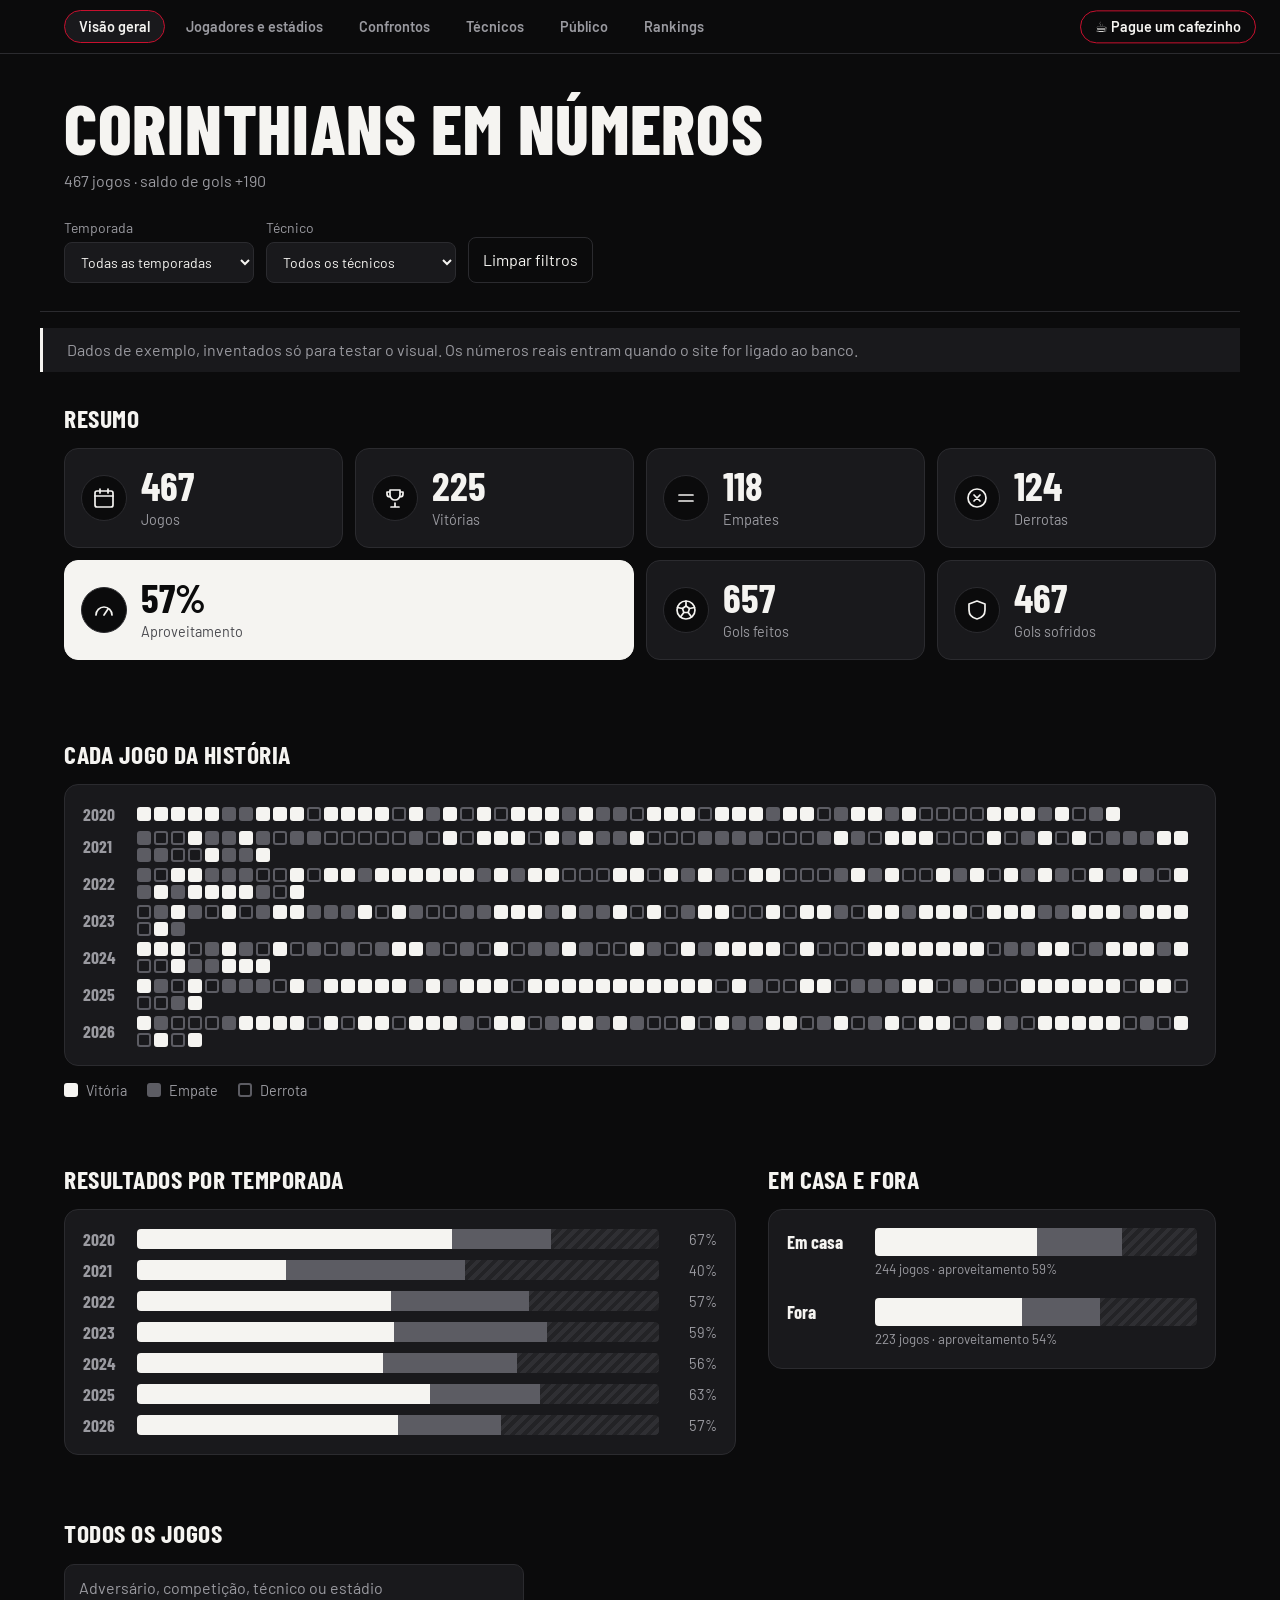
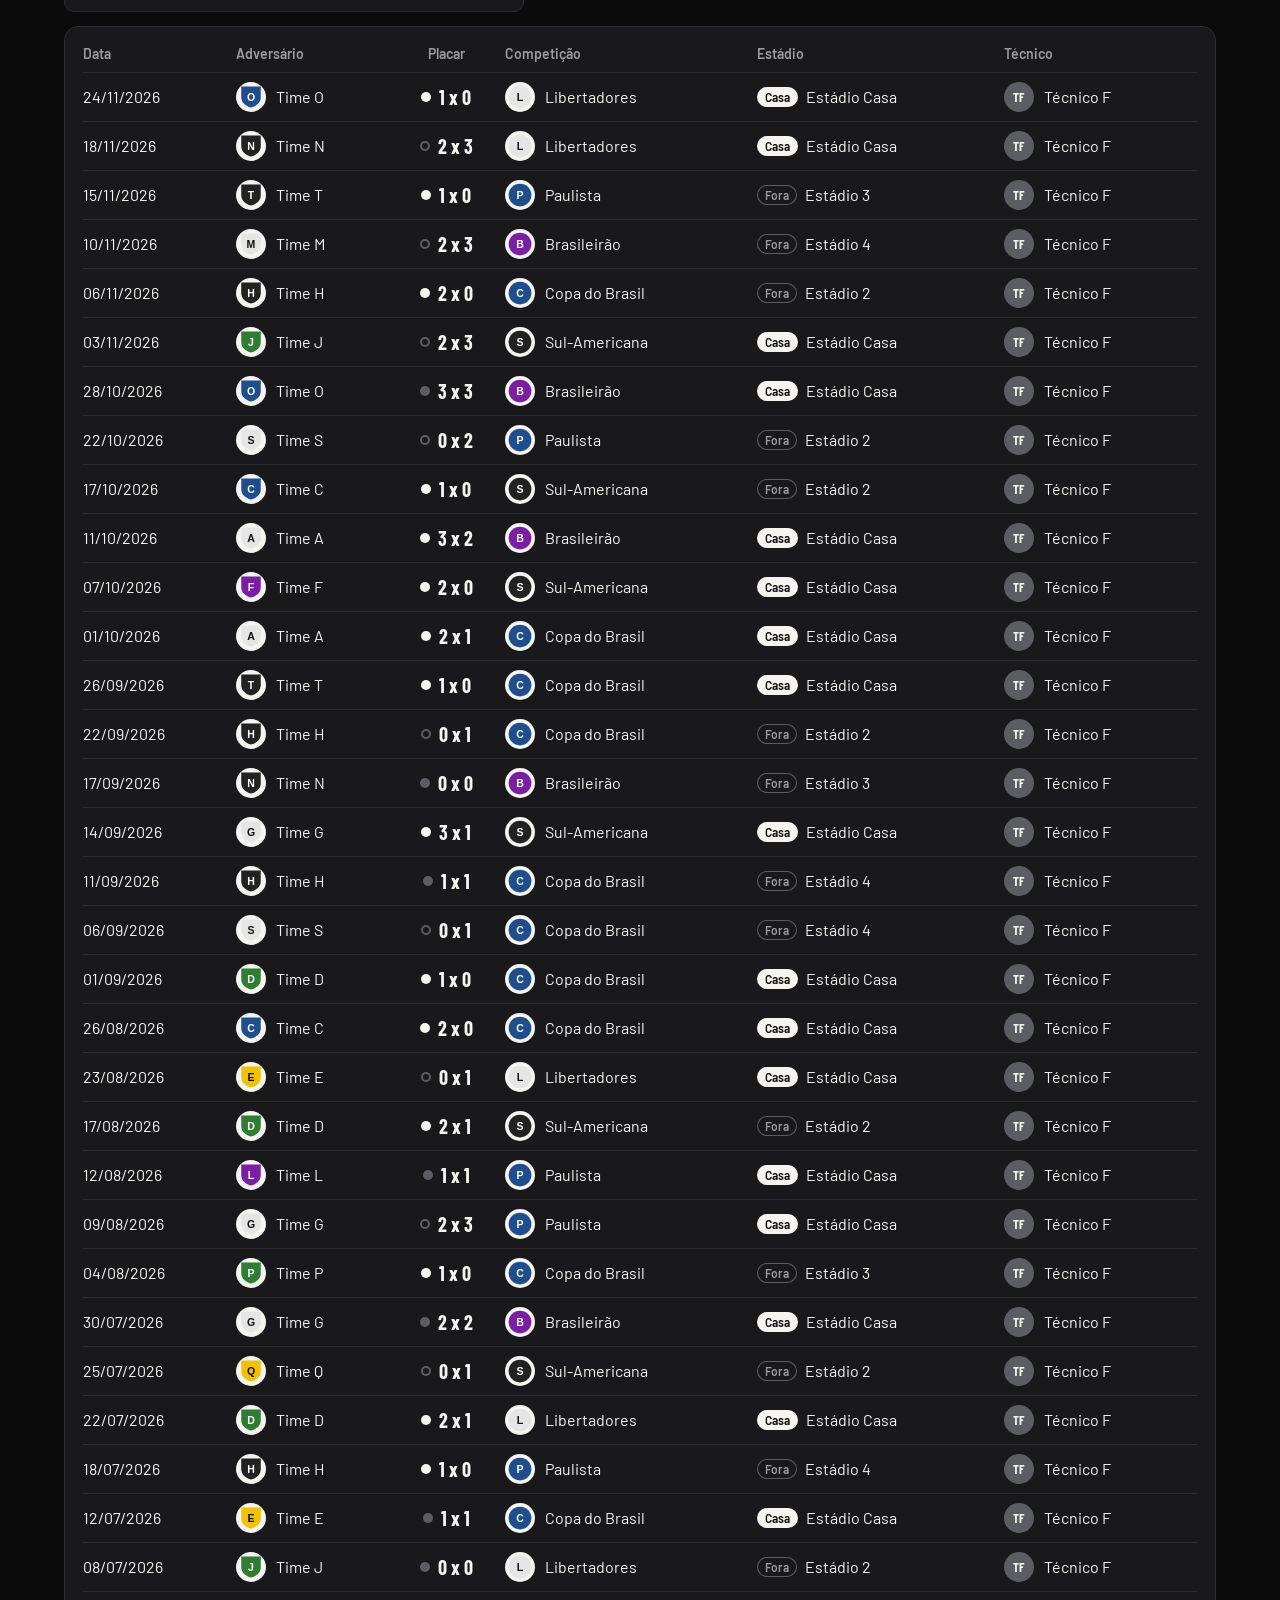
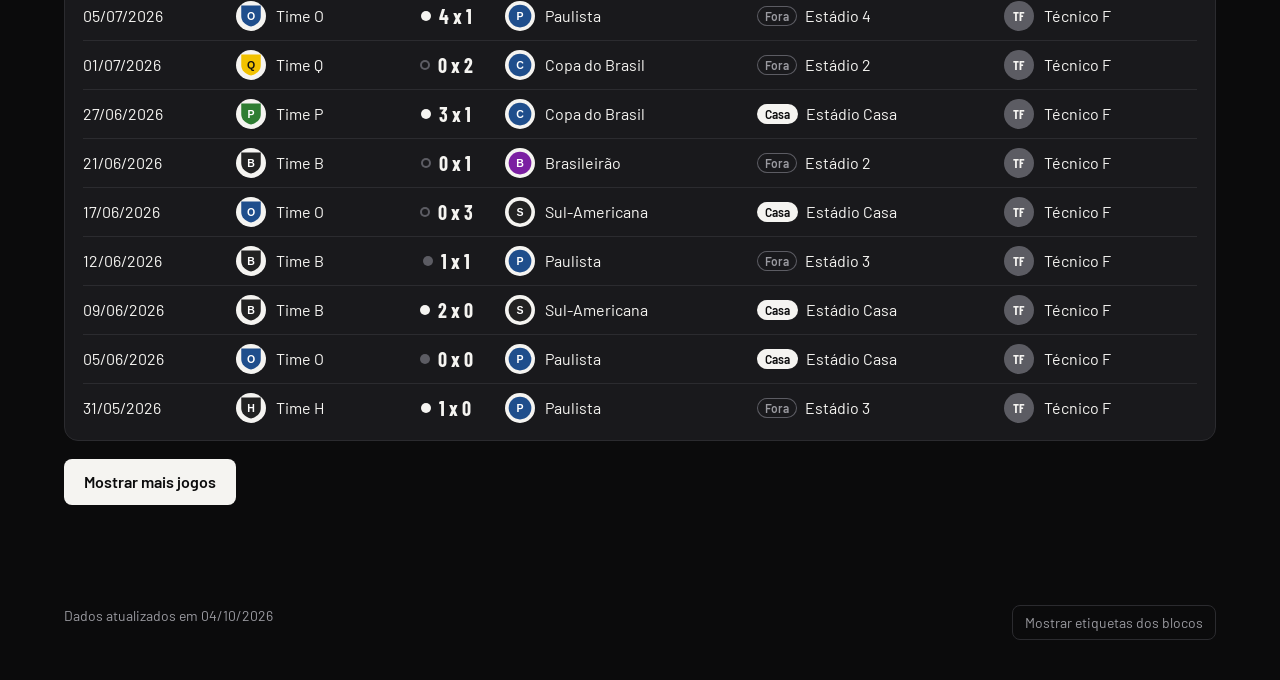
<file: site/index.html>
<!doctype html>
<html lang="pt-BR">
<head>
  <meta charset="utf-8">
  <meta name="viewport" content="width=device-width, initial-scale=1">
  <title>Corinthians em Números</title>
  <meta name="description" content="Todas as partidas do Corinthians desde 2014: resultados, gols e desempenho por temporada e por técnico.">
  <link rel="preconnect" href="https://fonts.googleapis.com">
  <link rel="preconnect" href="https://fonts.gstatic.com" crossorigin>
  <link href="https://fonts.googleapis.com/css2?family=Barlow+Condensed:wght@600;700;800&family=Barlow:wght@400;500;600&display=swap" rel="stylesheet">
  <link rel="icon" href="data:image/svg+xml,%3Csvg xmlns=%27http://www.w3.org/2000/svg%27 viewBox=%270 0 16 16%27%3E%3Crect width=%2716%27 height=%2716%27 fill=%27%23f5f4f1%27/%3E%3C/svg%3E">
  <link rel="stylesheet" href="estilo.css">
  <link rel="stylesheet" href="painel-jogo.css">
  <link rel="stylesheet" href="menu.css">
  <link rel="stylesheet" href="cafe.css">
</head>
<body>
  <a class="pular" href="#jogos">Ir para a lista de jogos</a>

  <nav class="menu" aria-label="Páginas do site">
    <ul>
      <li><a href="index.html" aria-current="page">Visão geral</a></li>
      <li><a href="jogadores.html">Jogadores e estádios</a></li>
      <li><a href="confrontos.html">Confrontos</a></li>
      <li><a href="tecnicos.html">Técnicos</a></li>
      <li><a href="publico.html">Público</a></li>
      <li><a href="rankings.html">Rankings</a></li>
    </ul>
  </nav>

  <header class="topo">
    <div class="topo-titulo">
      <h1>Corinthians em Números</h1>
      <p id="subtitulo">Todas as partidas desde 2014</p>
    </div>

    <form class="filtros" aria-label="Filtros" onsubmit="return false">
      <label>Temporada
        <select id="f-temporada"><option value="">Todas as temporadas</option></select>
      </label>
      <label>Técnico
        <select id="f-tecnico"><option value="">Todos os técnicos</option></select>
      </label>
      <button type="button" id="limpar">Limpar filtros</button>
    </form>
  </header>

  <div id="aviso-exemplo" class="aviso" hidden>
    Dados de exemplo, inventados só para testar o visual. Os números reais entram quando o site for ligado ao banco.
  </div>

  <main>
    <section class="bloco" id="numeros-bloco" aria-labelledby="t-numeros">
      <span class="etiqueta">A</span>
      <h2 id="t-numeros">Resumo</h2>
      <dl id="kpis" class="kpis"></dl>
    </section>

    <section class="bloco" id="mosaico-bloco" aria-labelledby="t-mosaico">
      <span class="etiqueta">B</span>
      <h2 id="t-mosaico">Cada jogo da história</h2>
      <div id="mosaico" class="mosaico"></div>
      <ul class="legenda" aria-hidden="true">
        <li><i class="q v"></i>Vitória</li><li><i class="q e"></i>Empate</li><li><i class="q d"></i>Derrota</li>
      </ul>
    </section>

    <div class="duas-colunas">
      <section class="bloco" id="temporadas-bloco" aria-labelledby="t-temporadas">
        <span class="etiqueta">C</span>
        <h2 id="t-temporadas">Resultados por temporada</h2>
        <div id="temporadas" class="painel"></div>
      </section>

      <section class="bloco" id="casa-fora-bloco" aria-labelledby="t-casafora">
        <span class="etiqueta">D</span>
        <h2 id="t-casafora">Em casa e fora</h2>
        <div id="casa-fora" class="painel"></div>
      </section>
    </div>

    <section class="bloco" id="jogos" aria-labelledby="t-jogos">
      <span class="etiqueta">E</span>
      <h2 id="t-jogos">Todos os jogos</h2>
      <div class="busca">
        <label for="busca">Buscar jogo</label>
        <input id="busca" type="search" placeholder="Adversário, competição, técnico ou estádio" autocomplete="off">
        <span id="busca-contagem" class="busca-contagem" aria-live="polite"></span>
      </div>
      <div class="tabela-rolagem">
        <table>
          <thead><tr><th>Data</th><th>Adversário</th><th class="num">Placar</th><th>Competição</th><th>Estádio</th><th>Técnico</th></tr></thead>
          <tbody id="lista"></tbody>
        </table>
      </div>
      <button type="button" id="mais" class="mais" hidden>Mostrar mais jogos</button>
    </section>
  </main>

  <footer class="rodape">
    <span id="atualizado"></span>
    <button type="button" id="revisao" aria-pressed="false">Mostrar etiquetas dos blocos</button>
  </footer>

  <div id="fundo-jogo" class="fundo-jogo" hidden></div>
  <aside id="painel-jogo" class="painel-jogo" role="dialog" aria-modal="true" aria-labelledby="pj-titulo" hidden></aside>

  <div id="dica-jogo" class="dica-jogo" role="tooltip" hidden></div>
  <script src="painel-jogo.js"></script>
  <script src="app.js"></script>
  <script src="cafe.js"></script>
</body>
</html>
</file>
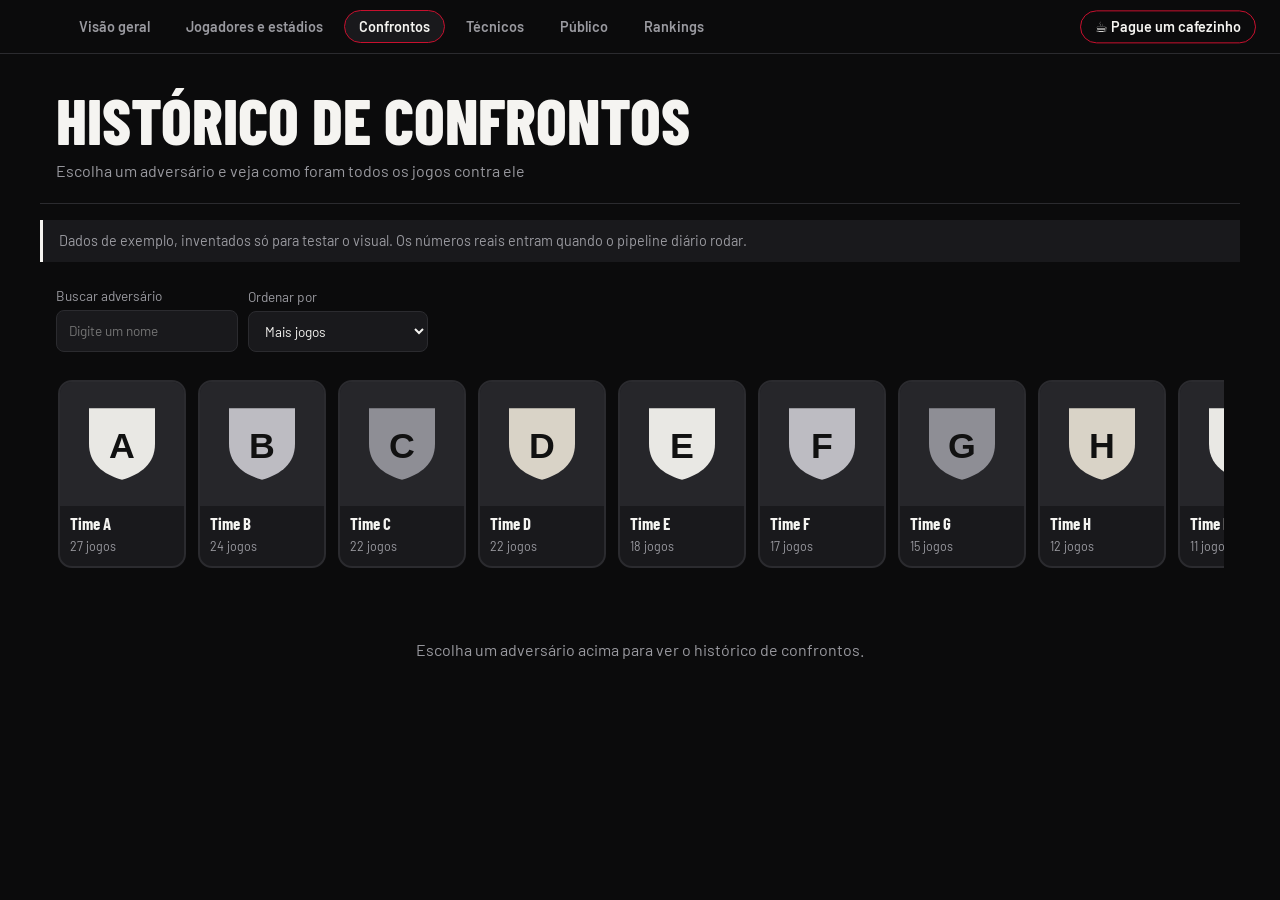
<file: site/confrontos.html>
<!doctype html>
<html lang="pt-BR">
<head>
  <meta charset="utf-8">
  <meta name="viewport" content="width=device-width, initial-scale=1">
  <title>Histórico de confrontos · Corinthians em Números</title>
  <meta name="description" content="Escolha um adversário e veja o retrospecto do Corinthians contra ele: vitórias, empates, derrotas, artilheiros e muito mais.">
  <link rel="preconnect" href="https://fonts.googleapis.com">
  <link rel="preconnect" href="https://fonts.gstatic.com" crossorigin>
  <link href="https://fonts.googleapis.com/css2?family=Barlow+Condensed:wght@600;700;800&family=Barlow:wght@400;500;600&display=swap" rel="stylesheet">
  <link rel="icon" href="data:image/svg+xml,%3Csvg xmlns=%27http://www.w3.org/2000/svg%27 viewBox=%270 0 16 16%27%3E%3Crect width=%2716%27 height=%2716%27 fill=%27%23f5f4f1%27/%3E%3C/svg%3E">
  <link rel="stylesheet" href="jogadores.css">
  <link rel="stylesheet" href="confrontos.css">
  <link rel="stylesheet" href="painel-jogo.css">
  <link rel="stylesheet" href="menu.css">
  <link rel="stylesheet" href="cafe.css">
</head>
<body>
  <nav class="menu" aria-label="Páginas do site">
    <ul>
      <li><a href="index.html">Visão geral</a></li>
      <li><a href="jogadores.html">Jogadores e estádios</a></li>
      <li><a href="confrontos.html" aria-current="page">Confrontos</a></li>
      <li><a href="tecnicos.html">Técnicos</a></li>
      <li><a href="publico.html">Público</a></li>
      <li><a href="rankings.html">Rankings</a></li>
    </ul>
  </nav>

  <header class="topo">
    <div>
      <h1>Histórico de confrontos</h1>
      <p>Escolha um adversário e veja como foram todos os jogos contra ele</p>
    </div>
  </header>

  <div id="aviso-exemplo" class="aviso" hidden>Dados de exemplo, inventados só para testar o visual. Os números reais entram quando o pipeline diário rodar.</div>

  <main>
    <div class="ferr">
      <label>Buscar adversário<input id="busca" type="search" placeholder="Digite um nome" autocomplete="off"></label>
      <label>Ordenar por
        <select id="ord">
          <option value="jogos">Mais jogos</option>
          <option value="vit">Mais vitórias</option>
          <option value="apr">Melhor aproveitamento</option>
          <option value="nome">Nome (A–Z)</option>
        </select>
      </label>
    </div>
    <div class="tira" id="tira" role="listbox" aria-label="Escolha um adversário"></div>
    <div id="ficha"></div>
  </main>

  <div id="fundo-jogo" class="fundo-jogo" hidden></div>
  <aside id="painel-jogo" class="painel-jogo" role="dialog" aria-modal="true" aria-labelledby="pj-titulo" hidden></aside>

  <script src="painel-jogo.js"></script>
  <script src="confrontos.js"></script>
  <script src="cafe.js"></script>
</body>
</html>
</file>
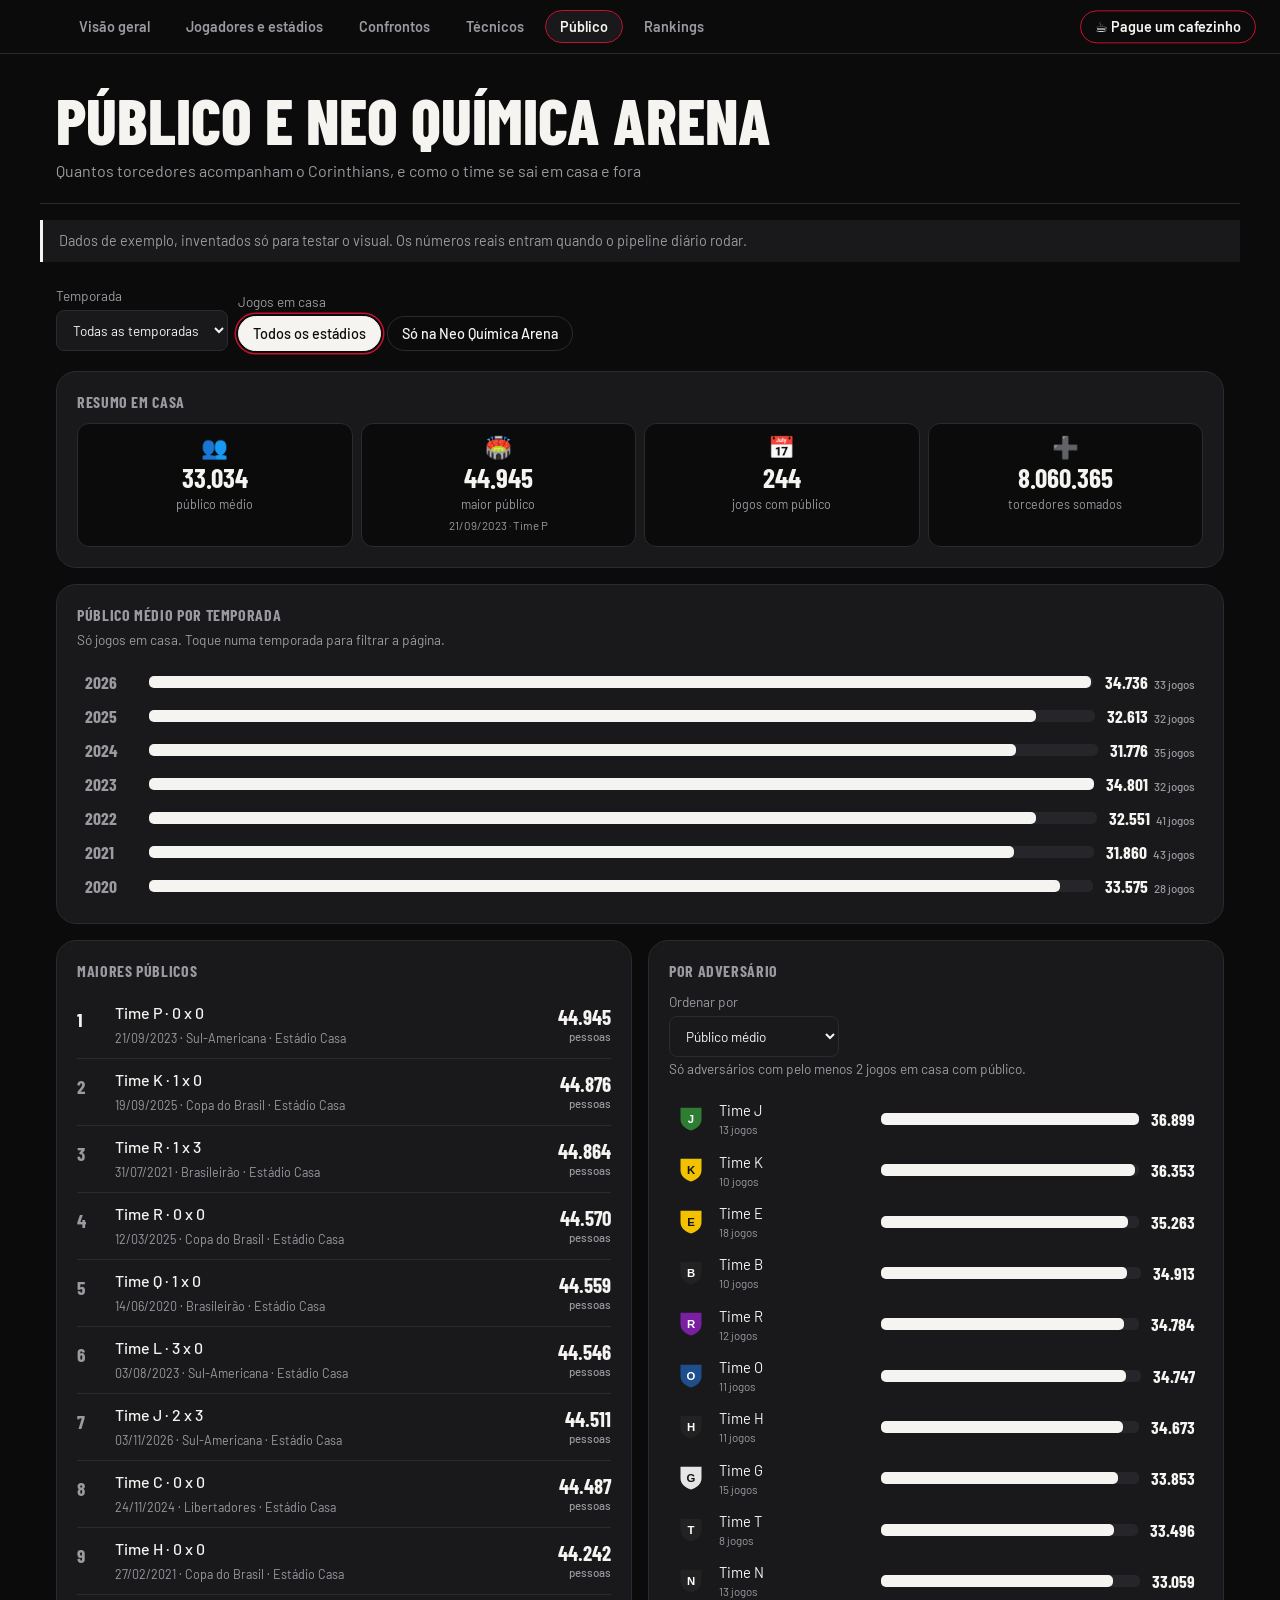
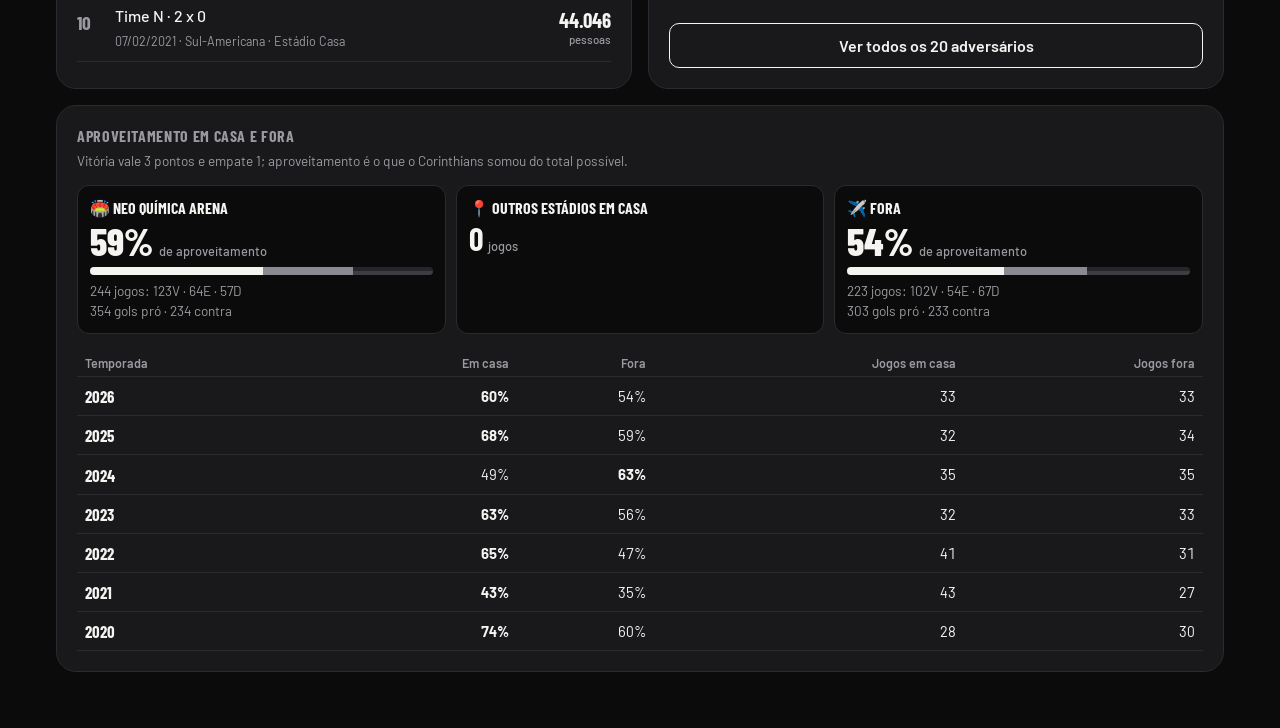
<file: site/publico.html>
<!doctype html>
<html lang="pt-BR">
<head>
  <meta charset="utf-8">
  <meta name="viewport" content="width=device-width, initial-scale=1">
  <title>Público e Neo Química Arena · Corinthians em Números</title>
  <meta name="description" content="Quantos torcedores vão aos jogos do Corinthians: média de público por temporada e por adversário, maiores públicos e aproveitamento em casa e fora.">
  <link rel="preconnect" href="https://fonts.googleapis.com">
  <link rel="preconnect" href="https://fonts.gstatic.com" crossorigin>
  <link href="https://fonts.googleapis.com/css2?family=Barlow+Condensed:wght@600;700;800&family=Barlow:wght@400;500;600&display=swap" rel="stylesheet">
  <link rel="icon" href="data:image/svg+xml,%3Csvg xmlns=%27http://www.w3.org/2000/svg%27 viewBox=%270 0 16 16%27%3E%3Crect width=%2716%27 height=%2716%27 fill=%27%23f5f4f1%27/%3E%3C/svg%3E">
  <link rel="stylesheet" href="jogadores.css">
  <link rel="stylesheet" href="confrontos.css">
  <link rel="stylesheet" href="publico.css">
  <link rel="stylesheet" href="painel-jogo.css">
  <link rel="stylesheet" href="menu.css">
  <link rel="stylesheet" href="cafe.css">
</head>
<body>
  <nav class="menu" aria-label="Páginas do site">
    <ul>
      <li><a href="index.html">Visão geral</a></li>
      <li><a href="jogadores.html">Jogadores e estádios</a></li>
      <li><a href="confrontos.html">Confrontos</a></li>
      <li><a href="tecnicos.html">Técnicos</a></li>
      <li><a href="publico.html" aria-current="page">Público</a></li>
      <li><a href="rankings.html">Rankings</a></li>
    </ul>
  </nav>

  <header class="topo">
    <div>
      <h1>Público e Neo Química Arena</h1>
      <p>Quantos torcedores acompanham o Corinthians, e como o time se sai em casa e fora</p>
    </div>
  </header>

  <div id="aviso-exemplo" class="aviso" hidden>Dados de exemplo, inventados só para testar o visual. Os números reais entram quando o pipeline diário rodar.</div>

  <main>
    <div class="ferr">
      <label>Temporada<select id="f-temp"><option value="">Todas as temporadas</option></select></label>
      <div class="grupo" role="group" aria-label="Quais jogos em casa">
        <span class="rotulo">Jogos em casa</span>
        <div class="chips" id="f-est">
          <button type="button" data-v="todos" aria-pressed="true">Todos os estádios</button>
          <button type="button" data-v="nqa" aria-pressed="false">Só na Neo Química Arena</button>
        </div>
      </div>
    </div>

    <div id="conteudo"></div>
  </main>

  <div id="fundo-jogo" class="fundo-jogo" hidden></div>
  <aside id="painel-jogo" class="painel-jogo" role="dialog" aria-modal="true" aria-labelledby="pj-titulo" hidden></aside>

  <script src="painel-jogo.js"></script>
  <script src="publico.js"></script>
  <script src="cafe.js"></script>
</body>
</html>
</file>
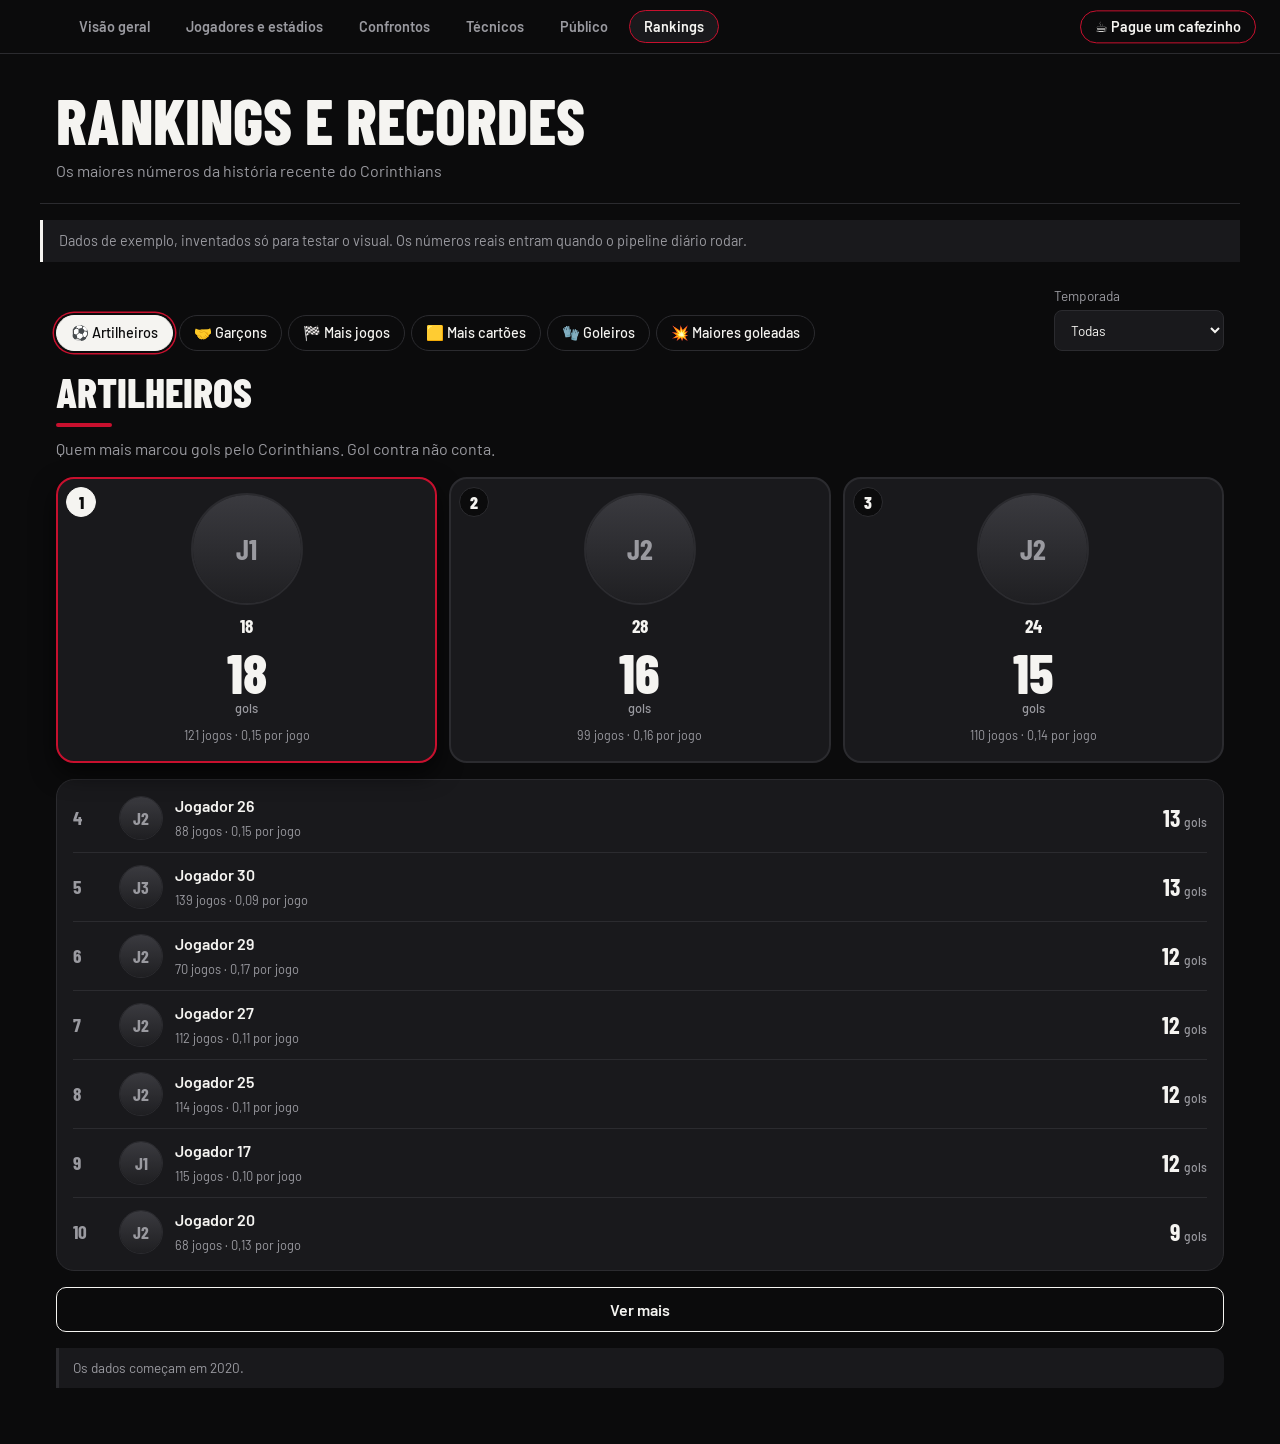
<file: site/rankings.html>
<!doctype html>
<html lang="pt-BR">
<head>
  <meta charset="utf-8">
  <meta name="viewport" content="width=device-width, initial-scale=1">
  <title>Rankings e recordes · Corinthians em Números</title>
  <meta name="description" content="Quem mais marcou, mais deu passes para gol, mais jogou e mais levou cartões pelo Corinthians, as maiores goleadas e os goleiros que menos sofreram gols.">
  <link rel="preconnect" href="https://fonts.googleapis.com">
  <link rel="preconnect" href="https://fonts.gstatic.com" crossorigin>
  <link href="https://fonts.googleapis.com/css2?family=Barlow+Condensed:wght@600;700;800&family=Barlow:wght@400;500;600&display=swap" rel="stylesheet">
  <link rel="icon" href="data:image/svg+xml,%3Csvg xmlns=%27http://www.w3.org/2000/svg%27 viewBox=%270 0 16 16%27%3E%3Crect width=%2716%27 height=%2716%27 fill=%27%23f5f4f1%27/%3E%3C/svg%3E">
  <link rel="stylesheet" href="jogadores.css">
  <link rel="stylesheet" href="rankings.css">
  <link rel="stylesheet" href="painel-jogo.css">
  <link rel="stylesheet" href="menu.css">
  <link rel="stylesheet" href="cafe.css">
</head>
<body>
  <nav class="menu" aria-label="Páginas do site">
    <ul>
      <li><a href="index.html">Visão geral</a></li>
      <li><a href="jogadores.html">Jogadores e estádios</a></li>
      <li><a href="confrontos.html">Confrontos</a></li>
      <li><a href="tecnicos.html">Técnicos</a></li>
      <li><a href="publico.html">Público</a></li>
      <li><a href="rankings.html" aria-current="page">Rankings</a></li>
    </ul>
  </nav>

  <header class="topo">
    <div>
      <h1>Rankings e recordes</h1>
      <p>Os maiores números da história recente do Corinthians</p>
    </div>
  </header>

  <div id="aviso-exemplo" class="aviso" hidden>Dados de exemplo, inventados só para testar o visual. Os números reais entram quando o pipeline diário rodar.</div>

  <main>
    <div class="ferr">
      <div class="chips" id="rankings" role="group" aria-label="Escolha um ranking"></div>
      <label>Temporada<select id="temp"><option value="">Todas</option></select></label>
    </div>
    <div id="conteudo"></div>
    <p class="nota" id="nota" hidden></p>
  </main>

  <div id="fundo-jogo" class="fundo-jogo" hidden></div>
  <aside id="painel-jogo" class="painel-jogo" role="dialog" aria-modal="true" aria-labelledby="pj-titulo" hidden></aside>

  <script src="painel-jogo.js"></script>
  <script src="rankings.js"></script>
  <script src="cafe.js"></script>
</body>
</html>
</file>
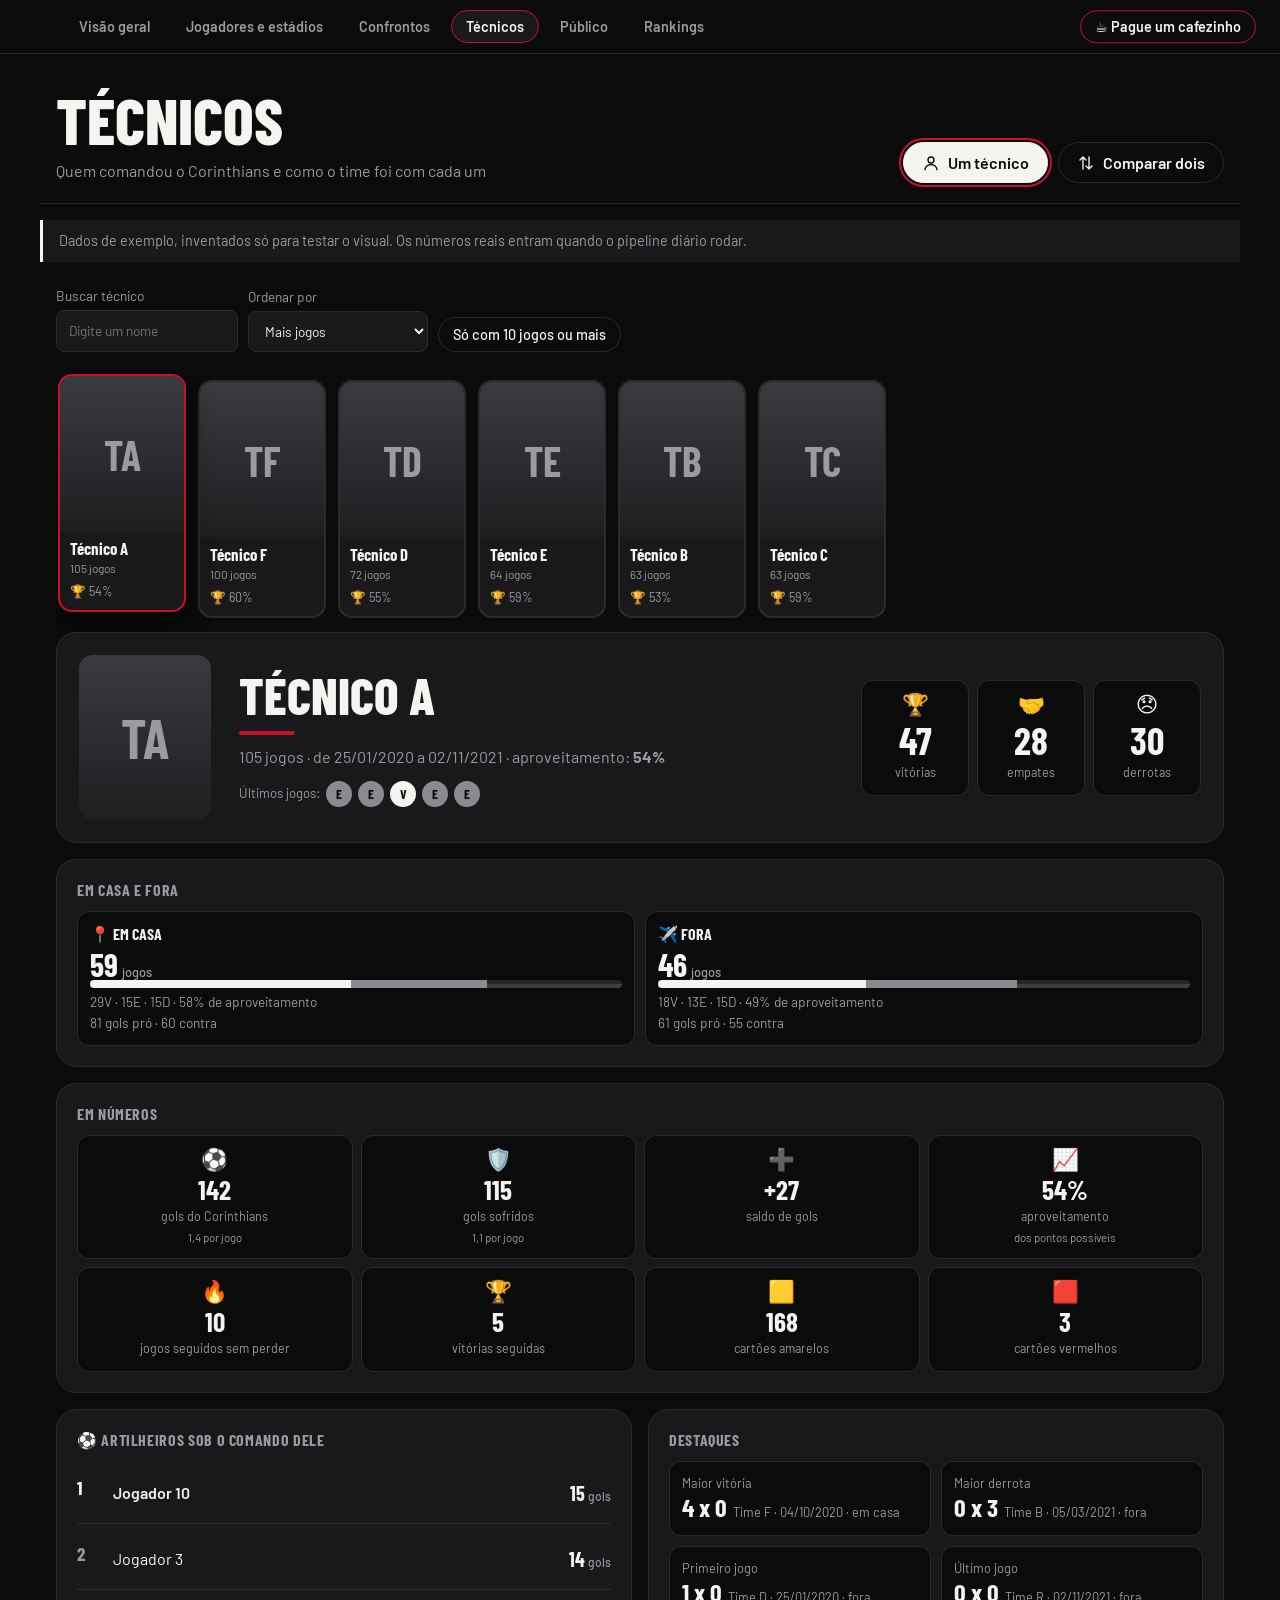
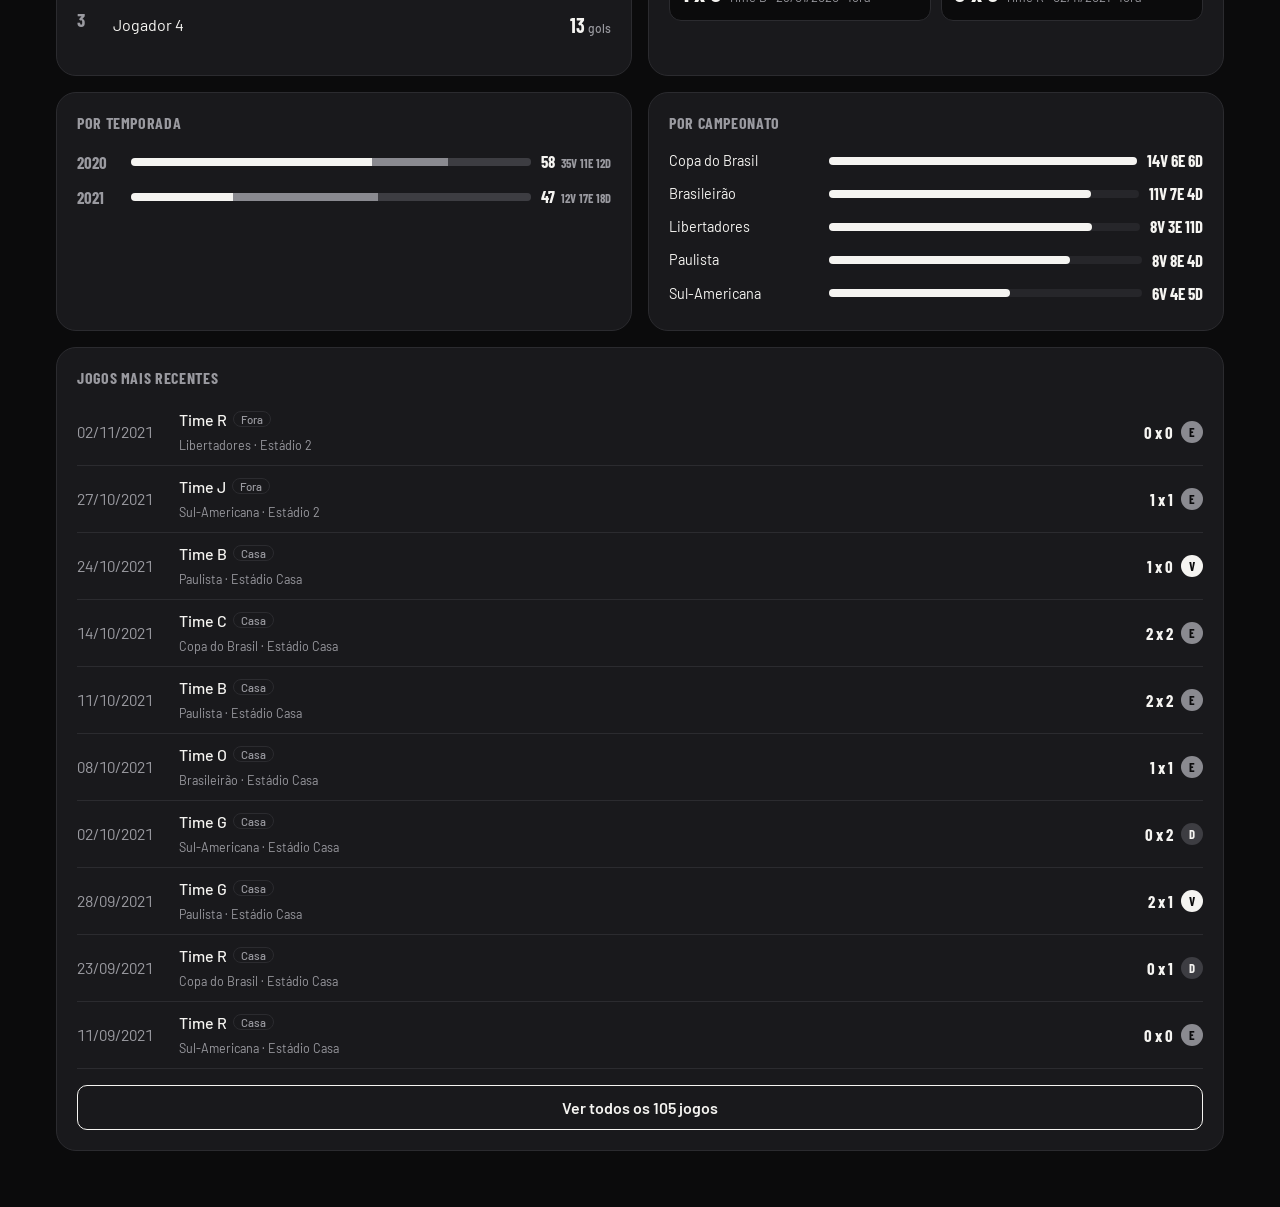
<file: site/tecnicos.html>
<!doctype html>
<html lang="pt-BR">
<head>
  <meta charset="utf-8">
  <meta name="viewport" content="width=device-width, initial-scale=1">
  <title>Técnicos · Corinthians em Números</title>
  <meta name="description" content="Escolha um técnico e veja como o Corinthians foi sob o comando dele: jogos, aproveitamento, gols e artilheiro. Dá para comparar dois técnicos lado a lado.">
  <link rel="preconnect" href="https://fonts.googleapis.com">
  <link rel="preconnect" href="https://fonts.gstatic.com" crossorigin>
  <link href="https://fonts.googleapis.com/css2?family=Barlow+Condensed:wght@600;700;800&family=Barlow:wght@400;500;600&display=swap" rel="stylesheet">
  <link rel="icon" href="data:image/svg+xml,%3Csvg xmlns=%27http://www.w3.org/2000/svg%27 viewBox=%270 0 16 16%27%3E%3Crect width=%2716%27 height=%2716%27 fill=%27%23f5f4f1%27/%3E%3C/svg%3E">
  <link rel="stylesheet" href="jogadores.css">
  <link rel="stylesheet" href="confrontos.css">
  <link rel="stylesheet" href="painel-jogo.css">
  <link rel="stylesheet" href="menu.css">
  <link rel="stylesheet" href="cafe.css">
  <link rel="stylesheet" href="tecnicos.css">
</head>
<body>
  <nav class="menu" aria-label="Páginas do site">
    <ul>
      <li><a href="index.html">Visão geral</a></li>
      <li><a href="jogadores.html">Jogadores e estádios</a></li>
      <li><a href="confrontos.html">Confrontos</a></li>
      <li><a href="tecnicos.html" aria-current="page">Técnicos</a></li>
      <li><a href="publico.html">Público</a></li>
      <li><a href="rankings.html">Rankings</a></li>
    </ul>
  </nav>

  <header class="topo">
    <div>
      <h1>Técnicos</h1>
      <p>Quem comandou o Corinthians e como o time foi com cada um</p>
    </div>
    <div class="abas" role="group" aria-label="Modo">
      <button type="button" id="modo-um" aria-pressed="true"><svg viewBox="0 0 24 24" aria-hidden="true"><circle cx="12" cy="8" r="4"/><path d="M4 21c0-4 4-7 8-7s8 3 8 7"/></svg>Um técnico</button>
      <button type="button" id="modo-cmp" aria-pressed="false"><svg viewBox="0 0 24 24" aria-hidden="true"><path d="M8 4v16M16 4v16M4 8l4-4 4 4M12 16l4 4 4-4"/></svg>Comparar dois</button>
    </div>
  </header>

  <div id="aviso-exemplo" class="aviso" hidden>Dados de exemplo, inventados só para testar o visual. Os números reais entram quando o pipeline diário rodar.</div>

  <main>
    <div class="ferr">
      <label>Buscar técnico<input id="busca" type="search" placeholder="Digite um nome" autocomplete="off"></label>
      <label>Ordenar por
        <select id="ord">
          <option value="jogos">Mais jogos</option>
          <option value="vit">Mais vitórias</option>
          <option value="apr">Melhor aproveitamento</option>
          <option value="recente">Mais recentes</option>
          <option value="nome">Nome (A–Z)</option>
        </select>
      </label>
      <div class="chips" role="group" aria-label="Filtro"><button type="button" id="so-longos" aria-pressed="false">Só com 10 jogos ou mais</button></div>
    </div>
    <p id="dica-cmp" class="dica" hidden>Escolha dois técnicos nos cards para comparar.</p>
    <div class="tira" id="tira" role="listbox" aria-label="Escolha um técnico"></div>
    <div id="ficha"></div>
    <p id="rodape-nota" class="nota"></p>
  </main>

  <div id="fundo-jogo" class="fundo-jogo" hidden></div>
  <aside id="painel-jogo" class="painel-jogo" role="dialog" aria-modal="true" aria-labelledby="pj-titulo" hidden></aside>

  <script src="painel-jogo.js"></script>
  <script src="tecnicos.js"></script>
  <script src="cafe.js"></script>
</body>
</html>
</file>
<file: site/estilo.css>
/* Identidade: alvinegra. Preto, branco e cinza; nada de vermelho. */
:root {
  --preto: #0b0b0c;
  --grafite: #151517;
  --cartao: #19191c;
  --linha: #2b2b2f;
  --branco: #f5f4f1;
  --cinza: #9a9aa0;
  --cinza-escuro: #5c5c63;
  --display: "Barlow Condensed", "Arial Narrow", sans-serif;
  --texto: "Barlow", system-ui, sans-serif;
}

* { box-sizing: border-box; }
html { color-scheme: dark; }
body { margin: 0; background: var(--preto); color: var(--branco); font: 400 1rem/1.5 var(--texto); }
:focus-visible { outline: 2px solid var(--branco); outline-offset: 3px; }
.pular { position: absolute; left: -999px; }
.pular:focus { left: 16px; top: 16px; background: var(--branco); color: var(--preto); padding: 8px 12px; z-index: 10; }

/* topo */
.topo {
  display: flex; flex-wrap: wrap; gap: 24px 48px; align-items: end; justify-content: space-between;
  padding: 40px 24px 28px; max-width: 1200px; margin: 0 auto; border-bottom: 1px solid var(--linha);
}
h1 { font: 800 clamp(2.4rem, 7vw, 4.4rem)/0.95 var(--display); margin: 0; text-transform: uppercase; letter-spacing: 0.01em; }
.outra-pagina { display: inline-block; margin-bottom: 14px; padding: 8px 16px; border: 1px solid var(--linha); border-radius: 999px; color: var(--branco); font-size: 0.9rem; font-weight: 600; text-decoration: none; }
.outra-pagina:hover, .outra-pagina:focus-visible { border-color: var(--branco); }
.topo-titulo p { margin: 8px 0 0; color: var(--cinza); }
.filtros { display: flex; flex-wrap: wrap; gap: 12px; align-items: end; }
.filtros label { display: grid; gap: 4px; font-size: 0.875rem; color: var(--cinza); }
select, button { font: inherit; }
select { min-width: 190px; padding: 10px 12px; color: var(--branco); background: var(--cartao); border: 1px solid var(--linha); border-radius: 8px; }
#limpar { padding: 10px 14px; color: var(--branco); background: none; border: 1px solid var(--linha); border-radius: 8px; cursor: pointer; }
#limpar:hover { border-color: var(--branco); }
.aviso { max-width: 1200px; margin: 16px auto 0; padding: 10px 24px; background: var(--cartao); border-left: 3px solid var(--branco); color: var(--cinza); }

/* blocos */
main { max-width: 1200px; margin: 0 auto; padding: 0 24px 48px; }
.bloco { position: relative; padding: 32px 0; }
h2 { font: 700 1.6rem/1.1 var(--display); margin: 0 0 16px; text-transform: uppercase; letter-spacing: 0.02em; }
.duas-colunas { display: grid; gap: 0 32px; grid-template-columns: 1fr; }
@media (min-width: 900px) { .duas-colunas { grid-template-columns: 3fr 2fr; } }
.etiqueta {
  display: none; position: absolute; top: 10px; right: 0; width: 28px; height: 28px; place-items: center;
  font: 700 1rem var(--display); color: var(--preto); background: #ffd23f; border-radius: 50%;
}
.revisao .etiqueta { display: grid; }

/* cartões com ícone */
.kpis { display: grid; grid-template-columns: repeat(2, minmax(0, 1fr)); gap: 12px; }
@media (min-width: 760px) { .kpis { grid-template-columns: repeat(4, minmax(0, 1fr)); } }
.kpi { min-width: 0; display: grid; grid-template-columns: auto 1fr; align-items: center; gap: 4px 14px; padding: 16px; background: var(--cartao); border: 1px solid var(--linha); border-radius: 14px; }
.kpi .icone { grid-row: span 2; display: grid; place-items: center; width: 46px; height: 46px; border-radius: 50%; background: var(--preto); border: 1px solid var(--linha); }
.kpi .icone svg { width: 24px; height: 24px; fill: none; stroke: var(--branco); stroke-width: 1.7; stroke-linecap: round; stroke-linejoin: round; }
.kpi dd { margin: 0; font: 700 clamp(1.9rem, 4vw, 2.5rem)/1 var(--display); }
.kpi dt { grid-column: 2; grid-row: 2; color: var(--cinza); font-size: 0.9rem; }
@media (min-width: 760px) { .kpi.destaque { grid-column: span 2; } }
.kpi.destaque { background: var(--branco); border-color: var(--branco); color: var(--preto); }
.kpi.destaque .icone { background: var(--preto); }
.kpi.destaque dt { color: #4b4b50; }

/* mosaico */
.mosaico { display: grid; gap: 6px; padding: 18px; background: var(--cartao); border: 1px solid var(--linha); border-radius: 14px; }
.m-linha { display: grid; grid-template-columns: 44px 1fr; gap: 10px; align-items: center; }
.m-ano { font: 700 1.1rem var(--display); color: var(--cinza); }
.m-ano.ativo { color: var(--branco); }
.m-jogos { display: flex; flex-wrap: wrap; gap: 3px; }
.q { display: block; width: 14px; height: 14px; border-radius: 3px; }
.q.v { background: var(--branco); }
.q.e { background: var(--cinza-escuro); }
.q.d { background: transparent; box-shadow: inset 0 0 0 2px var(--cinza-escuro); }
.m-jogos .q { transition: opacity 0.15s; }
.m-jogos .q.fora { opacity: 0.12; }
.m-jogos .q:hover { outline: 2px solid var(--branco); outline-offset: 1px; }
@media (max-width: 600px) { .kpi { padding: 12px; gap: 2px 10px; } .kpi .icone { width: 34px; height: 34px; } .kpi dt { font-size: 0.8rem; } .q { width: 11px; height: 11px; } .m-linha { grid-template-columns: 36px 1fr; } }
.legenda { display: flex; gap: 20px; list-style: none; padding: 0; margin: 14px 0 0; color: var(--cinza); font-size: 0.9rem; }
.legenda li { display: flex; align-items: center; gap: 8px; }
.dica-jogo { position: fixed; z-index: 5; max-width: 280px; padding: 10px 12px; pointer-events: none; background: var(--branco); color: var(--preto); border-radius: 8px; font-size: 0.9rem; line-height: 1.35; }
.dica-jogo b { font: 700 1.2rem var(--display); }

/* painéis de gráfico */
.painel { padding: 18px; background: var(--cartao); border: 1px solid var(--linha); border-radius: 14px; }
.barra-linha { display: grid; grid-template-columns: 44px 1fr 48px; gap: 10px; align-items: center; margin-bottom: 9px; }
.barra-linha:last-child { margin-bottom: 0; }
.barra-linha .rotulo { font: 700 1.1rem var(--display); color: var(--cinza); }
.barra-linha.ativo .rotulo { color: var(--branco); }
.barra { display: flex; height: 20px; border-radius: 4px; overflow: hidden; background: var(--preto); }
.barra span { display: block; height: 100%; }
.barra .v { background: var(--branco); }
.barra .e { background: var(--cinza-escuro); }
.barra .d { background: repeating-linear-gradient(135deg, #2f2f33 0 4px, #232326 4px 8px); }
.barra-linha .pct { text-align: right; font-variant-numeric: tabular-nums; color: var(--cinza); font-size: 0.9rem; }
.casa-fora { display: grid; gap: 18px; }
.cf { display: grid; grid-template-columns: 74px 1fr; align-items: center; gap: 4px 14px; }
.cf .rotulo { font: 700 1.15rem var(--display); }
.cf .barra { height: 28px; }
.cf small { grid-column: 2; color: var(--cinza); }

/* busca */
.busca { display: flex; flex-wrap: wrap; align-items: center; gap: 8px 14px; margin-bottom: 14px; }
.busca label { position: absolute; left: -999px; }
.busca input { flex: 1 1 280px; max-width: 460px; padding: 11px 14px; color: var(--branco); background: var(--cartao); border: 1px solid var(--linha); border-radius: 10px; font: inherit; }
.busca input::placeholder { color: var(--cinza); }
.busca-contagem { color: var(--cinza); font-size: 0.9rem; }
tbody tr[data-id] { cursor: pointer; }
tbody tr[data-id]:hover td { background: #202024; }
tbody tr[data-id]:focus-visible { outline-offset: -2px; }

/* local do jogo */
.local { display: flex; align-items: center; gap: 8px; }
.local b { flex: none; padding: 1px 8px; border-radius: 99px; font-size: 0.75rem; font-weight: 600; }
.local b.casa { background: var(--branco); color: var(--preto); }
.local b.fora { color: var(--cinza); box-shadow: inset 0 0 0 1px var(--cinza-escuro); }

/* lista de jogos */
.tabela-rolagem { overflow-x: auto; padding: 4px 18px 8px; background: var(--cartao); border: 1px solid var(--linha); border-radius: 14px; }
table { width: 100%; border-collapse: collapse; min-width: 820px; }
th { text-align: left; font-weight: 600; color: var(--cinza); font-size: 0.875rem; padding: 12px 12px 8px 0; border-bottom: 1px solid var(--linha); }
td { padding: 9px 12px 9px 0; border-bottom: 1px solid var(--linha); }
tr:last-child td { border-bottom: 0; }
.num { text-align: center; }
td.placar { text-align: center; white-space: nowrap; }
.resultado { display: inline-flex; align-items: center; gap: 8px; font: 700 1.25rem var(--display); }
.resultado i { display: block; width: 10px; height: 10px; border-radius: 50%; background: var(--cinza-escuro); }
tr.v .resultado i { background: var(--branco); }
tr.d .resultado i { background: transparent; box-shadow: inset 0 0 0 2px var(--cinza-escuro); }
.mais { margin-top: 18px; padding: 11px 20px; color: var(--preto); background: var(--branco); border: 0; border-radius: 8px; cursor: pointer; font-weight: 600; }
.mais:hover { background: #fff; }
.vazio { padding: 28px 0; color: var(--cinza); }

.rodape { display: flex; flex-wrap: wrap; gap: 12px; justify-content: space-between; max-width: 1200px; margin: 0 auto; padding: 20px 24px 40px; color: var(--cinza); font-size: 0.875rem; }
#revisao { color: var(--cinza); background: none; border: 1px solid var(--linha); border-radius: 8px; padding: 6px 12px; cursor: pointer; }

@media (prefers-reduced-motion: reduce) { * { transition: none !important; } }
</file>
<file: site/painel-jogo.css>
/* Painel do jogo e escudos: usados pelas páginas 1 e 3 (painel-jogo.js). Espera as cores --preto, --grafite, --cartao, --linha, --branco, --cinza e --cinza-escuro. */
/* escudos, logos e fotos (com reserva de iniciais) */
.escudo { display: inline-grid; place-items: center; flex: none; width: 30px; height: 30px; border-radius: 50%; overflow: hidden; background: var(--branco); color: var(--preto); font: 700 0.8rem var(--display); letter-spacing: 0.02em; }
.escudo img { width: 100%; height: 100%; object-fit: contain; padding: 2px; background: var(--branco); }
.escudo.foto img { padding: 0; object-fit: cover; }
.escudo.neutro { background: var(--cinza-escuro); color: var(--branco); }
.com-imagem { display: flex; align-items: center; gap: 10px; }

/* painel do jogo */
.fundo-jogo { position: fixed; inset: 0; z-index: 20; background: rgba(0, 0, 0, 0.6); }
.painel-jogo { position: fixed; z-index: 21; top: 0; right: 0; bottom: 0; width: min(500px, 100%); overflow-y: auto; padding: 22px 22px 40px; background: var(--grafite); border-left: 1px solid var(--linha); animation: entra 0.2s ease-out; }
@keyframes entra { from { transform: translateX(24px); opacity: 0; } to { transform: none; opacity: 1; } }
.pj-fechar { position: absolute; top: 14px; right: 14px; width: 36px; height: 36px; border-radius: 50%; border: 1px solid var(--linha); background: var(--cartao); color: var(--branco); font-size: 1.2rem; cursor: pointer; }
.pj-cab { display: grid; gap: 10px; padding-right: 40px; }
.pj-meta { color: var(--cinza); font-size: 0.9rem; }
.pj-placar { display: grid; grid-template-columns: 1fr auto 1fr; align-items: center; gap: 10px; padding: 16px 0; }
.pj-time { display: grid; justify-items: center; gap: 6px; text-align: center; font-weight: 600; }
.pj-time .escudo { width: 52px; height: 52px; font-size: 1.1rem; }
.pj-gols { font: 800 3rem/1 var(--display); }
.pj-resultado { justify-self: start; padding: 3px 12px; border-radius: 99px; font-weight: 600; font-size: 0.85rem; background: var(--branco); color: var(--preto); }
.pj-resultado.e { background: var(--cinza-escuro); color: var(--branco); }
.pj-resultado.d { background: transparent; color: var(--branco); box-shadow: inset 0 0 0 1px var(--cinza-escuro); }
.painel-jogo h3 { font: 700 1.2rem var(--display); text-transform: uppercase; letter-spacing: 0.03em; margin: 26px 0 10px; }
.linha-evento { display: grid; grid-template-columns: 40px 1fr; gap: 10px; align-items: baseline; padding: 8px 0; border-bottom: 1px solid var(--linha); }
.linha-evento .min { font: 700 1.05rem var(--display); color: var(--cinza); }
.linha-evento small { display: block; color: var(--cinza); }
.linha-evento.contra { color: var(--cinza); }
.vazio-pj { color: var(--cinza); }
.cartao-chip { display: inline-block; width: 10px; height: 14px; margin-right: 8px; border-radius: 2px; background: #f2c200; vertical-align: -2px; }
.cartao-chip.vermelho { background: #e5383b; }

/* campinho */
.campo { position: relative; aspect-ratio: 68 / 88; width: 100%; margin: 4px 0 12px; border-radius: 12px; background: #101012; border: 1px solid var(--linha); overflow: hidden; }
.campo svg.linhas { position: absolute; inset: 0; width: 100%; height: 100%; fill: none; stroke: #2f2f34; stroke-width: 0.5; }
.jog { position: absolute; display: grid; justify-items: center; gap: 2px; width: 74px; transform: translate(-50%, -50%); text-align: center; }
.jog .escudo { width: 36px; height: 36px; border: 2px solid var(--preto); }
.jog b { max-width: 74px; overflow: hidden; text-overflow: ellipsis; white-space: nowrap; font-size: 0.72rem; font-weight: 600; text-shadow: 0 1px 2px #000; }
.jog .selos { position: absolute; top: -4px; right: 6px; display: flex; gap: 2px; font-size: 0.7rem; }
.selo { min-width: 16px; height: 16px; padding: 0 3px; border-radius: 8px; display: grid; place-items: center; font: 700 0.65rem var(--texto); background: var(--branco); color: var(--preto); }
.selo.amarelo, .selo.vermelho { min-width: 10px; width: 10px; height: 14px; padding: 0; border-radius: 2px; }
.selo.amarelo { background: #f2c200; }
.selo.vermelho { background: #e5383b; color: #fff; }
.selo.troca { background: var(--cinza-escuro); color: var(--branco); }
.reservas { display: grid; gap: 6px; }
.reserva { display: flex; align-items: center; gap: 10px; padding: 6px 0; border-bottom: 1px solid var(--linha); }
.reserva small { margin-left: auto; color: var(--cinza); }
@media (max-width: 520px) { .painel-jogo { padding: 18px 16px 40px; } .jog { width: 62px; } .jog .escudo { width: 30px; height: 30px; } .jog b { font-size: 0.66rem; max-width: 62px; } }
</file>
<file: site/menu.css>
/* Menu de navegação entre as páginas (igual em todas) */
.menu { background: #0b0b0c; border-bottom: 1px solid #2b2b2f; }
.menu ul { display: flex; flex-wrap: wrap; gap: 6px; list-style: none; margin: 0 auto; padding: 10px 24px; max-width: 1200px; }
.menu a { display: block; padding: 7px 14px; border: 1px solid transparent; border-radius: 999px; color: #9a9aa0; font: 600 0.9rem/1.2 "Barlow", system-ui, sans-serif; text-decoration: none; }
.menu a:hover, .menu a:focus-visible { color: #f5f4f1; border-color: #2b2b2f; }
.menu a[aria-current="page"] { color: #f5f4f1; border-color: #c8102e; background: #19191c; }
@media (max-width: 640px) {
  .menu ul { flex-wrap: nowrap; overflow-x: auto; padding: 10px 16px; }
  .menu a { white-space: nowrap; }
}
</file>
<file: site/cafe.css>
/* "Pague um cafezinho": botão no menu e painel com a chave Pix */
.menu { position: relative; }
.menu ul:has(.menu-cafe) { padding-right: 250px; }
.menu-cafe { position: absolute; top: 50%; right: 24px; transform: translateY(-50%); }
.menu .cafe-botao { padding: 7px 14px; border: 1px solid #c8102e; border-radius: 999px; background: transparent; color: #f5f4f1; font: 600 0.9rem/1.2 "Barlow", system-ui, sans-serif; cursor: pointer; white-space: nowrap; }
.menu .cafe-botao:hover, .menu .cafe-botao:focus-visible { background: #19191c; }
.cafe-caixa { width: min(380px, calc(100vw - 32px)); padding: 28px 24px 24px; border: 1px solid #2b2b2f; border-radius: 16px; background: #151517; color: #f5f4f1; font: 400 1rem/1.5 "Barlow", system-ui, sans-serif; text-align: center; }
.cafe-caixa::backdrop { background: rgba(0, 0, 0, 0.7); }
.cafe-caixa h2 { margin: 0 0 8px; font: 800 1.8rem/1 "Barlow Condensed", "Arial Narrow", sans-serif; text-transform: uppercase; }
.cafe-caixa p { margin: 0 0 14px; color: #9a9aa0; }
.cafe-fechar { position: absolute; top: 8px; right: 12px; border: 0; background: none; color: #9a9aa0; font-size: 1.6rem; line-height: 1; cursor: pointer; }
.cafe-fechar:hover { color: #f5f4f1; }
.cafe-qr { width: 200px; height: 200px; margin: 0 auto 8px; padding: 10px; border-radius: 12px; background: #fff; }
.cafe-qr svg { display: block; width: 100%; height: 100%; }
.cafe-legenda { font-size: 0.85rem; }
.cafe-chave-rotulo { margin-bottom: 4px !important; font-size: 0.8rem; text-transform: uppercase; letter-spacing: 0.06em; }
.cafe-chave { display: block; margin-bottom: 14px; padding: 8px; border: 1px solid #2b2b2f; border-radius: 8px; background: #19191c; font-size: 0.9rem; overflow-wrap: anywhere; user-select: all; }
.cafe-acoes { display: flex; flex-direction: column; gap: 8px; }
.cafe-copiar { padding: 10px 14px; border: 1px solid #c8102e; border-radius: 999px; background: #c8102e; color: #fff; font: 600 0.95rem/1.2 "Barlow", system-ui, sans-serif; cursor: pointer; }
.cafe-copiar:hover { background: #a80d26; border-color: #a80d26; }
.cafe-secundario { background: transparent; color: #f5f4f1; border-color: #2b2b2f; }
.cafe-secundario:hover { background: #19191c; border-color: #5c5c63; }
.cafe-aviso { min-height: 1.5em; margin: 12px 0 0 !important; font-size: 0.9rem; color: #f5f4f1 !important; }
@media (max-width: 640px) {
  .menu ul:has(.menu-cafe) { padding-right: 84px; }
  .menu-cafe { right: 12px; }
  .menu-cafe::before { content: ""; position: absolute; right: 100%; top: -10px; bottom: -10px; width: 24px; background: linear-gradient(to right, transparent, #0b0b0c); pointer-events: none; }
  .cafe-texto { display: none; }
  .menu .cafe-botao { background: #0b0b0c; padding: 7px 12px; }
  .menu .cafe-botao::after { content: "Pix"; }
}
</file>
<file: site/jogadores.css>
/* Página 2: Jogadores e estádios. Alvinegra, com toques leves de vermelho só no que está selecionado. */
:root {
  --preto: #0b0b0c;
  --cartao: #19191c;
  --linha: #2b2b2f;
  --branco: #f5f4f1;
  --cinza: #9a9aa0;
  --verm: #c8102e;
  --display: "Barlow Condensed", "Arial Narrow", sans-serif;
  --texto: "Barlow", system-ui, sans-serif;
}

* { box-sizing: border-box; }
html { color-scheme: dark; }
body { margin: 0; background: var(--preto); color: var(--branco); font: 400 1rem/1.5 var(--texto); }
:focus-visible { outline: 2px solid var(--branco); outline-offset: 3px; }
[hidden] { display: none !important; }
button { font: inherit; }

/* topo */
.topo { max-width: 1200px; margin: 0 auto; padding: 36px 16px 20px; display: flex; flex-wrap: wrap; gap: 16px 40px; justify-content: space-between; align-items: end; border-bottom: 1px solid var(--linha); }
h1 { font: 800 clamp(2.2rem, 7vw, 4rem)/0.95 var(--display); margin: 0; text-transform: uppercase; }
.topo p { margin: 8px 0 0; color: var(--cinza); }
.voltar { display: inline-block; margin-bottom: 10px; color: var(--cinza); font-size: 0.9rem; text-decoration: none; }
.voltar:hover { color: var(--branco); }
.abas { display: flex; flex-wrap: wrap; gap: 10px; }
.abas button { font: 600 1rem var(--texto); padding: 10px 18px; border-radius: 999px; border: 1px solid var(--linha); background: none; color: var(--branco); cursor: pointer; display: flex; gap: 8px; align-items: center; }
.abas button svg { width: 18px; height: 18px; fill: none; stroke: currentColor; stroke-width: 1.8; stroke-linecap: round; stroke-linejoin: round; }
.abas button[aria-selected=true] { background: var(--branco); color: var(--preto); border-color: var(--branco); box-shadow: 0 0 0 2px var(--preto), 0 0 0 4px var(--verm); }
.aviso { max-width: 1200px; margin: 16px auto 0; padding: 10px 16px; background: var(--cartao); border-left: 3px solid var(--branco); color: var(--cinza); font-size: 0.9rem; }
main { max-width: 1200px; margin: 0 auto; padding: 24px 16px 56px; }

/* filtros */
.ferr { display: flex; flex-wrap: wrap; gap: 10px; align-items: end; margin-bottom: 20px; }
.ferr label { display: grid; gap: 4px; font-size: 0.85rem; color: var(--cinza); }
select, input[type=search] { font: inherit; padding: 10px 12px; color: var(--branco); background: var(--cartao); border: 1px solid var(--linha); border-radius: 8px; min-width: 170px; }
.chips { display: flex; flex-wrap: wrap; gap: 6px; }
.chips button { font: 500 0.9rem var(--texto); padding: 8px 14px; border-radius: 999px; border: 1px solid var(--linha); background: none; color: var(--branco); cursor: pointer; }
.chips button[aria-pressed=true] { background: var(--branco); color: var(--preto); border-color: var(--branco); box-shadow: 0 0 0 2px var(--preto), 0 0 0 3.5px var(--verm); }

/* imagens: foto ou iniciais */
.foto { width: 56px; height: 56px; border-radius: 50%; background: #26262a; border: 2px solid var(--linha); display: grid; place-items: center; overflow: hidden; flex: none; }
.foto img { width: 100%; height: 100%; object-fit: cover; object-position: top; display: block; }
.sem-foto { width: 100%; height: 100%; display: grid; place-items: center; font: 700 1.6rem var(--display); color: var(--cinza); background: linear-gradient(#3a3a3f, #1f1f22); }
.ret .sem-foto { font-size: 2.6rem; }

/* tira de cards */
.tira { display: flex; gap: 12px; overflow-x: auto; padding: 8px 2px 14px; scroll-snap-type: x proximity; scrollbar-width: thin; scrollbar-color: #3a3a3f transparent; }
.fig { display: flex; flex-direction: column; flex: none; width: 128px; scroll-snap-align: center; border: 2px solid var(--linha); border-radius: 14px; background: var(--cartao); color: inherit; padding: 0; cursor: pointer; overflow: hidden; text-align: left; transition: transform 0.15s, border-color 0.15s; }
.fig:hover { transform: translateY(-3px); border-color: var(--cinza); }
.fig[aria-pressed=true] { transform: translateY(-6px); border-color: var(--verm); box-shadow: 0 10px 24px #000a; }
.fig .ret { display: block; width: 100%; aspect-ratio: 4/5; background: #26262a; }
.fig .ret img { width: 100%; height: 100%; object-fit: cover; object-position: top; display: block; }
.fig .inf { padding: 8px 10px 10px; display: grid; gap: 2px; }
.fig b { font: 700 1rem/1.1 var(--display); text-transform: uppercase; overflow: hidden; text-overflow: ellipsis; white-space: nowrap; }
.fig small { display: flex; gap: 5px; align-items: center; color: var(--cinza); font-size: 0.74rem; }
.fig small svg, .pos svg { width: 13px; height: 13px; fill: none; stroke: currentColor; stroke-width: 1.8; }
.fig .em { display: flex; gap: 8px; font-size: 0.78rem; color: var(--cinza); margin-top: 2px; }

/* ficha */
.ficha { display: grid; gap: 20px; padding: 20px; background: var(--cartao); border: 1px solid var(--linha); border-radius: 20px; }
@media (min-width: 800px) { .ficha { grid-template-columns: 300px 1fr; gap: 32px; padding: 24px; } }
.ficha .ret { aspect-ratio: 4/5; border-radius: 14px; overflow: hidden; background: #26262a; max-width: 360px; width: 100%; justify-self: center; }
.ficha .ret img { width: 100%; height: 100%; object-fit: cover; object-position: top; display: block; }
.ficha > div { min-width: 0; }
.ficha h2 { font: 800 clamp(2rem, 6vw, 3rem)/1 var(--display); text-transform: uppercase; margin: 0; }
.ficha h2::after { content: ""; display: block; width: 56px; height: 4px; margin-top: 10px; border-radius: 2px; background: var(--verm); }
.pos { display: flex; gap: 6px; align-items: center; color: var(--cinza); font-size: 0.9rem; margin: 6px 0 16px; }
.stats { display: grid; grid-template-columns: repeat(3, minmax(0, 1fr)); gap: 8px; }
.stat { background: var(--preto); border: 1px solid var(--linha); border-radius: 12px; padding: 12px 8px; text-align: center; }
.stat em { display: block; font-style: normal; font-size: 1.35rem; line-height: 1; margin-bottom: 6px; }
.stat b { display: block; font: 700 1.7rem/1 var(--display); }
.stat span { font-size: 0.78rem; color: var(--cinza); }
.cols { display: grid; gap: 20px; margin-top: 20px; }
@media (min-width: 1000px) { .cols { grid-template-columns: 1fr 1fr; } }
.ficha h4 { font: 700 1rem var(--display); text-transform: uppercase; color: var(--cinza); margin: 18px 0 8px; letter-spacing: 0.04em; }
.cols h4 { margin-top: 0; }
.tbar { display: grid; grid-template-columns: 44px 1fr auto; gap: 10px; align-items: center; padding: 4px 0; font-size: 0.9rem; }
.tbar .tr { background: #26262a; border-radius: 4px; height: 8px; }
.tbar .tr i { display: block; height: 8px; border-radius: 4px; background: var(--branco); }
.tbar b { font-family: var(--display); font-size: 1.05rem; }
.mini { display: flex; justify-content: space-between; gap: 8px; padding: 8px 0; border-bottom: 1px solid var(--linha); font-size: 0.92rem; }
.mini b { font-family: var(--display); font-size: 1.1rem; }
.ult { display: grid; margin-top: 6px; }
.jogo { display: grid; grid-template-columns: 46px 1fr auto; gap: 10px; align-items: center; padding: 9px 0; border-bottom: 1px solid var(--linha); font-size: 0.92rem; }
.jogo .dt { color: var(--cinza); font-variant-numeric: tabular-nums; }
.jogo .pl { font: 700 1.05rem var(--display); padding: 0 6px 0 0; }
.jogo .ev { font-size: 1.05rem; white-space: nowrap; text-align: right; }
.jogo .ev small { font: 500 0.78rem var(--texto); color: var(--cinza); margin-left: 4px; }
.link { margin-top: 16px; width: 100%; padding: 12px; border-radius: 10px; border: 1px solid var(--branco); background: none; color: var(--branco); font: 600 1rem var(--texto); cursor: pointer; }
.link:hover { background: var(--branco); color: var(--preto); border-color: var(--verm); }
.vazio { padding: 40px; text-align: center; color: var(--cinza); }

/* mapa */
.historias { display: flex; gap: 14px; overflow-x: auto; padding: 6px 2px 16px; margin-bottom: 8px; scrollbar-width: thin; scrollbar-color: #3a3a3f transparent; }
.hist { flex: none; width: 76px; display: grid; justify-items: center; gap: 6px; background: none; border: 0; color: inherit; cursor: pointer; padding: 0; }
.hist .anel { width: 68px; height: 68px; border-radius: 50%; padding: 3px; border: 2px solid var(--linha); transition: border-color 0.15s; }
.hist .anel .foto { width: 100%; height: 100%; border: 0; }
.hist:hover .anel { border-color: var(--cinza); }
.hist[aria-pressed=true] .anel { border-color: var(--verm); box-shadow: 0 0 0 3px #c8102e33; }
.hist .n { font-size: 0.76rem; color: var(--cinza); text-align: center; line-height: 1.15; max-width: 76px; overflow: hidden; text-overflow: ellipsis; white-space: nowrap; }
.hist[aria-pressed=true] .n { color: var(--branco); font-weight: 600; }
.hist .todos { background: var(--cartao); }
.hist .todos svg { width: 28px; height: 28px; fill: none; stroke: var(--branco); stroke-width: 1.6; stroke-linecap: round; stroke-linejoin: round; }
.mapa-wrap { display: grid; gap: 16px; }
@media (min-width: 900px) { .mapa-wrap { grid-template-columns: 2fr 1fr; } }
#mapa { height: min(68vh, 560px); min-height: 360px; border-radius: 16px; border: 1px solid var(--linha); background: #111; }
.leaflet-tile-pane { filter: grayscale(1) invert(1) contrast(0.85) brightness(0.85); }
.leaflet-container { font-family: var(--texto); }
.leaflet-popup-content-wrapper, .leaflet-popup-tip { background: var(--cartao); color: var(--branco); border: 1px solid var(--linha); }
.leaflet-popup-content b { font: 700 1.2rem var(--display); text-transform: uppercase; }
.pino { border-radius: 50%; background: var(--branco); color: var(--preto); border: 3px solid var(--preto); box-shadow: 0 0 0 1.5px var(--branco); display: grid; place-items: center; font: 700 0.85rem var(--display); }
.pino.apagado { background: #3a3a3f; color: #777; box-shadow: 0 0 0 1.5px #555; }
.lado { background: var(--cartao); border: 1px solid var(--linha); border-radius: 16px; padding: 16px; max-height: min(68vh, 560px); overflow: auto; }
.lado h2 { font: 700 1.3rem var(--display); text-transform: uppercase; margin: 0 0 4px; }
.lado .sub { color: var(--cinza); font-size: 0.85rem; margin: 0 0 12px; }
.est { display: flex; gap: 10px; align-items: center; width: 100%; padding: 10px; border-radius: 10px; border: 0; background: none; color: inherit; text-align: left; cursor: pointer; }
.est:hover { background: #232327; }
.est .ic { width: 36px; height: 36px; border-radius: 50%; background: var(--preto); border: 1px solid var(--linha); display: grid; place-items: center; flex: none; }
.est .ic svg { width: 18px; height: 18px; fill: none; stroke: var(--branco); stroke-width: 1.7; }
.est > div { min-width: 0; flex: 1; }
.est b { display: block; overflow: hidden; text-overflow: ellipsis; white-space: nowrap; }
.est small { color: var(--cinza); }
.est .v { font: 700 1.3rem var(--display); white-space: nowrap; }
.barra { display: flex; height: 8px; border-radius: 4px; overflow: hidden; margin: 6px 0; background: #26262a; }
.barra i { display: block; }
.barra .v { background: #f5f4f1; }
.barra .e { background: #8a8a90; }
.barra .d { background: #3d3d42; }
.leg { display: flex; gap: 12px; font-size: 0.78rem; color: var(--cinza); }

@media (prefers-reduced-motion: reduce) { * { transition: none !important; } }
</file>
<file: site/confrontos.css>
/* Página 3: Histórico de confrontos. Reaproveita o visual da página 2 (jogadores.css); aqui só o que é novo. */
:root { --grafite: #151517; --cinza-escuro: #5c5c63; } /* cores que o painel do jogo (painel-jogo.css) usa */
.fig .esc { display: grid; place-items: center; aspect-ratio: 1; background: #26262a; padding: 18px; }
.fig .esc img { width: 100%; height: 100%; object-fit: contain; display: block; }
.fig .esc .sem-foto { background: none; font-size: 2.4rem; }
.fig .inf b { text-transform: none; font-size: 1.05rem; }

.cf { display: grid; gap: 16px; }
.cf-topo { display: flex; flex-wrap: wrap; gap: 20px 28px; align-items: center; padding: 22px; background: var(--cartao); border: 1px solid var(--linha); border-radius: 20px; }
.cf-topo .brasao { width: 112px; height: 112px; flex: none; display: grid; place-items: center; }
.cf-topo .brasao img { width: 100%; height: 100%; object-fit: contain; }
.cf-topo .brasao .sem-foto { border-radius: 50%; font-size: 3rem; }
.cf-topo > div:nth-child(2) { flex: 1; min-width: 220px; }
.cf-topo h2 { font: 800 clamp(2rem, 6vw, 3.2rem)/1 var(--display); text-transform: uppercase; margin: 0; }
.cf-topo h2::after { content: ""; display: block; width: 56px; height: 4px; margin-top: 10px; border-radius: 2px; background: var(--verm); }
.cf-topo p { margin: 10px 0 0; color: var(--cinza); }
.forma { display: flex; gap: 6px; align-items: center; margin-top: 12px; font-size: 0.82rem; color: var(--cinza); flex-wrap: wrap; }
.forma i { font: 700 0.85rem var(--display); font-style: normal; width: 26px; height: 26px; border-radius: 50%; display: grid; place-items: center; }
.forma .V, .rv { background: var(--branco); color: var(--preto); }
.forma .E, .re { background: #8a8a90; color: var(--preto); }
.forma .D, .rd { background: #3d3d42; color: var(--branco); }

.placar { display: grid; grid-template-columns: repeat(3, minmax(0, 1fr)); gap: 8px; width: 100%; }
@media (min-width: 900px) { .placar { width: 340px; } }
.placar .stat b { font-size: 2.4rem; }

.bloco { padding: 20px; background: var(--cartao); border: 1px solid var(--linha); border-radius: 20px; min-width: 0; }
.bloco h3 { font: 700 1rem var(--display); text-transform: uppercase; color: var(--cinza); letter-spacing: 0.04em; margin: 0 0 12px; }
.grade { display: grid; gap: 16px; }
@media (min-width: 900px) { .grade.dois { grid-template-columns: 1fr 1fr; } }

.mandos { display: grid; grid-template-columns: 1fr 1fr; gap: 10px; }
.mando { background: var(--preto); border: 1px solid var(--linha); border-radius: 12px; padding: 12px; }
.mando h4 { font: 700 1rem var(--display); text-transform: uppercase; margin: 0 0 4px; display: flex; gap: 6px; align-items: center; }
.mando .n { font: 700 2rem/1 var(--display); }
.mando .n small { font: 500 0.8rem var(--texto); color: var(--cinza); margin-left: 4px; }
.mando .d { color: var(--cinza); font-size: 0.85rem; margin-top: 4px; }
.geral-barra { margin: 14px 0 4px; }

.stats.quatro { grid-template-columns: repeat(2, minmax(0, 1fr)); }
@media (min-width: 700px) { .stats.quatro { grid-template-columns: repeat(4, minmax(0, 1fr)); } }
.stat small { display: block; font-size: 0.72rem; color: var(--cinza); margin-top: 2px; }

.rank { display: grid; gap: 4px; }
.rank .lin { display: grid; grid-template-columns: 26px 1fr auto; gap: 10px; align-items: center; padding: 8px 0; border-bottom: 1px solid var(--linha); }
.rank .lin:last-child { border-bottom: 0; }
.rank .pos { font: 700 1.2rem var(--display); color: var(--cinza); }
.rank .lin:first-child .pos { color: var(--branco); }
.rank .nome { overflow: hidden; text-overflow: ellipsis; white-space: nowrap; }
.rank .lin:first-child .nome { font-weight: 600; }
.rank b { font: 700 1.25rem var(--display); white-space: nowrap; }
.rank b small { font: 500 0.75rem var(--texto); color: var(--cinza); margin-left: 3px; }
.sem-dado { color: var(--cinza); font-size: 0.92rem; }

.arb { display: flex; gap: 14px; align-items: center; }
.arb .ic { font-size: 2rem; }
.arb b { display: block; font: 700 1.4rem/1.1 var(--display); text-transform: uppercase; }
.nota { margin: 12px 0 0; padding: 8px 12px; border-left: 3px solid var(--linha); color: var(--cinza); font-size: 0.82rem; }

.dest { display: grid; gap: 10px; }
@media (min-width: 700px) { .dest { grid-template-columns: repeat(2, minmax(0, 1fr)); } }
.dest .item { background: var(--preto); border: 1px solid var(--linha); border-radius: 12px; padding: 12px; }
.dest .item span { font-size: 0.8rem; color: var(--cinza); display: block; }
.dest .item b { font: 700 1.6rem/1.1 var(--display); }
.dest .item small { color: var(--cinza); font-size: 0.8rem; margin-left: 6px; }

.todos { display: grid; }
.todos .jogo { grid-template-columns: 78px 1fr auto; }
.todos .jogo .meio { min-width: 0; }
.todos .jogo .meio b { display: block; font-weight: 500; overflow: hidden; text-overflow: ellipsis; white-space: nowrap; }
.todos .jogo .meio small { color: var(--cinza); font-size: 0.78rem; }
.todos .jogo .pl { display: flex; gap: 8px; align-items: center; padding: 0; }
.todos .jogo .pl i { font: 700 0.8rem var(--display); font-style: normal; width: 22px; height: 22px; border-radius: 50%; display: grid; place-items: center; }
.mando-tag { font-size: 0.72rem; color: var(--cinza); border: 1px solid var(--linha); border-radius: 999px; padding: 0 7px; margin-left: 6px; vertical-align: 2px; }
.todos .jogo { cursor: pointer; background: none; border: 0; border-bottom: 1px solid var(--linha); width: 100%; color: inherit; text-align: left; font: inherit; }
.todos .jogo:hover { background: #202024; }
</file>
<file: site/publico.css>
/* Página 4: Público e Neo Química Arena. Reaproveita jogadores.css e confrontos.css; aqui só o que é novo. */
.ferr .grupo { display: grid; gap: 4px; }
.ferr .grupo .rotulo { font-size: 0.85rem; color: var(--cinza); }

.pb { display: grid; gap: 16px; }
.bloco .sub { margin: -6px 0 14px; color: var(--cinza); font-size: 0.85rem; }

/* barras horizontais (temporadas e adversários) */
.lbar { display: grid; grid-template-columns: 52px 1fr auto; gap: 12px; align-items: center; width: 100%; padding: 6px 8px; border: 0; border-radius: 10px; background: none; color: inherit; font: inherit; text-align: left; }
button.lbar { cursor: pointer; }
button.lbar:hover { background: #202024; }
.lbar .tr { background: #26262a; border-radius: 5px; height: 12px; }
.lbar .tr i { display: block; height: 12px; border-radius: 5px; background: var(--branco); }
.lbar b { font: 700 1.1rem var(--display); white-space: nowrap; }
.lbar b small { font: 500 0.72rem var(--texto); color: var(--cinza); margin-left: 6px; }
.lbar[aria-pressed=true] { background: #202024; box-shadow: inset 3px 0 0 var(--verm); }
.lbar .ano { font: 700 1.1rem var(--display); color: var(--cinza); }
.lbar[aria-pressed=true] .ano { color: var(--branco); }
.lbar.adv { grid-template-columns: 30px minmax(0, 150px) 1fr auto; }
.lbar .nome { overflow: hidden; text-overflow: ellipsis; white-space: nowrap; font-size: 0.92rem; }
.lbar .nome small { display: block; color: var(--cinza); font-size: 0.72rem; }
.mini-esc { width: 28px; height: 28px; display: grid; place-items: center; }
.mini-esc img { width: 100%; height: 100%; object-fit: contain; }
.mini-esc .sem-foto { border-radius: 50%; font-size: 0.8rem; }
@media (max-width: 520px) { .lbar.adv { grid-template-columns: 30px minmax(0, 1fr) auto; } .lbar.adv .tr { display: none; } }

/* ranking dos maiores públicos */
.todos.top .jogo { grid-template-columns: 28px 1fr auto; }
.top .pos { font: 700 1.2rem var(--display); color: var(--cinza); }
.todos.top .jogo:first-child .pos { color: var(--branco); }
.top .pub { font: 700 1.3rem var(--display); text-align: right; line-height: 1.1; }
.top .pub small { display: block; font: 500 0.72rem var(--texto); color: var(--cinza); }

/* casa x fora */
.tres { display: grid; gap: 10px; }
@media (min-width: 800px) { .tres { grid-template-columns: repeat(3, minmax(0, 1fr)); } }
.mando .ap { font: 800 2.4rem/1 var(--display); }
.mando .ap small { font: 500 0.8rem var(--texto); color: var(--cinza); margin-left: 6px; }
.tab-ap { width: 100%; border-collapse: collapse; margin-top: 16px; font-size: 0.92rem; }
.tab-ap th { text-align: left; font: 600 0.78rem var(--texto); color: var(--cinza); padding: 6px 8px; border-bottom: 1px solid var(--linha); }
.tab-ap td { padding: 8px; border-bottom: 1px solid var(--linha); font-variant-numeric: tabular-nums; }
.tab-ap th.n, .tab-ap td.n { text-align: right; }
.tab-ap td.ano { font: 700 1.05rem var(--display); }
.tab-ap td.melhor { font-weight: 700; }
.tabela-rolagem { overflow-x: auto; }
</file>
<file: site/rankings.css>
/* Página: Rankings e recordes. Reaproveita o visual da página 2 (jogadores.css); aqui só o que é novo. */
:root { --grafite: #151517; --cinza-escuro: #5c5c63; } /* cores que o painel do jogo (painel-jogo.css) usa */

.ferr { justify-content: space-between; }
.chips button { display: inline-flex; gap: 6px; align-items: center; }

.titulo-rank { margin: 4px 0 16px; }
.titulo-rank h2 { font: 800 clamp(1.8rem, 5vw, 2.6rem)/1 var(--display); text-transform: uppercase; margin: 0; }
.titulo-rank h2::after { content: ""; display: block; width: 56px; height: 4px; margin-top: 10px; border-radius: 2px; background: var(--verm); }
.titulo-rank p { margin: 10px 0 0; color: var(--cinza); }

/* os três primeiros */
.podio { display: grid; gap: 12px; grid-template-columns: repeat(3, minmax(0, 1fr)); margin-bottom: 16px; }
.pod { position: relative; display: grid; gap: 10px; justify-items: center; text-align: center; padding: 14px 8px 16px; background: var(--cartao); border: 2px solid var(--linha); border-radius: 18px; min-width: 0; }
.pod.p1 { border-color: var(--verm); box-shadow: 0 10px 24px #000a; }
.pod .lugar { position: absolute; top: 8px; left: 8px; font: 800 1.1rem var(--display); width: 30px; height: 30px; border-radius: 50%; display: grid; place-items: center; background: var(--preto); border: 1px solid var(--linha); }
.pod.p1 .lugar { background: var(--branco); color: var(--preto); border-color: var(--branco); }
.pod .foto { width: clamp(64px, 16vw, 112px); height: clamp(64px, 16vw, 112px); }
.pod .sem-foto { font-size: 1.8rem; }
.pod b.nome { font: 700 clamp(0.95rem, 2.6vw, 1.2rem)/1.1 var(--display); text-transform: uppercase; max-width: 100%; overflow: hidden; text-overflow: ellipsis; white-space: nowrap; }
.pod .num { font: 800 clamp(2.2rem, 7vw, 3.4rem)/1 var(--display); }
.pod .num small { display: block; font: 500 0.8rem var(--texto); color: var(--cinza); }
.pod .sub { font-size: 0.78rem; color: var(--cinza); }

/* da quarta posição em diante */
.lista { background: var(--cartao); border: 1px solid var(--linha); border-radius: 18px; padding: 4px 16px; }
.lin { display: grid; grid-template-columns: 34px 44px 1fr auto; gap: 12px; align-items: center; padding: 10px 0; border-bottom: 1px solid var(--linha); }
.lin:last-child { border-bottom: 0; }
.lin .n { font: 700 1.2rem var(--display); color: var(--cinza); }
.lin .foto { width: 44px; height: 44px; border-width: 1px; }
.lin .sem-foto { font-size: 1.1rem; }
.lin .quem { min-width: 0; }
.lin .quem b { display: block; font-weight: 600; overflow: hidden; text-overflow: ellipsis; white-space: nowrap; }
.lin .quem small { color: var(--cinza); font-size: 0.8rem; }
.lin .val { font: 700 1.5rem var(--display); white-space: nowrap; text-align: right; }
.lin .val small { font: 500 0.75rem var(--texto); color: var(--cinza); margin-left: 4px; }

/* goleadas */
.gol-lista { display: grid; gap: 10px; }
.goleada { display: grid; grid-template-columns: 56px 1fr auto; gap: 14px; align-items: center; width: 100%; padding: 12px 16px; background: var(--cartao); border: 1px solid var(--linha); border-radius: 16px; color: inherit; text-align: left; cursor: pointer; }
.goleada:hover { border-color: var(--cinza); }
.goleada:first-child { border-color: var(--verm); }
.goleada .escudo { width: 52px; height: 52px; }
.goleada .meio { min-width: 0; }
.goleada .meio b { display: block; font: 700 1.15rem var(--display); text-transform: uppercase; overflow: hidden; text-overflow: ellipsis; white-space: nowrap; }
.goleada .meio small { color: var(--cinza); font-size: 0.8rem; display: block; overflow: hidden; text-overflow: ellipsis; white-space: nowrap; }
.goleada .placar { font: 800 2.2rem/1 var(--display); white-space: nowrap; text-align: right; }
.goleada .placar small { display: block; font: 500 0.75rem var(--texto); color: var(--cinza); }
.mando-tag { font-size: 0.72rem; color: var(--cinza); border: 1px solid var(--linha); border-radius: 999px; padding: 0 7px; margin-left: 6px; vertical-align: 2px; }

.nota { margin: 16px 0 0; padding: 10px 14px; border-left: 3px solid var(--linha); color: var(--cinza); font-size: 0.85rem; background: var(--cartao); border-radius: 0 10px 10px 0; }
.nota b { color: var(--branco); font-weight: 600; }

@media (max-width: 520px) {
  .podio { gap: 8px; }
  .pod { padding: 12px 4px 12px; }
  .lin { grid-template-columns: 26px 40px 1fr auto; gap: 8px; }
  .goleada { grid-template-columns: 44px 1fr auto; gap: 10px; padding: 10px 12px; }
  .goleada .escudo { width: 42px; height: 42px; }
  .goleada .placar { font-size: 1.8rem; }
}
</file>
<file: site/tecnicos.css>
/* Página 4: Técnicos. Reaproveita jogadores.css e confrontos.css; aqui só o que é novo. */
.dica { margin: 0 0 12px; color: var(--cinza); font-size: 0.92rem; }
.nota { margin: 20px 0 0; color: var(--cinza); font-size: 0.82rem; }
.nota:empty { display: none; }
.fig .ret.sem { display: grid; place-items: center; }
.cf-topo .brasao.foto-t { width: 132px; height: 165px; border-radius: 14px; overflow: hidden; background: #26262a; }
.cf-topo .brasao.foto-t img { object-fit: cover; object-position: top; }
.cf-topo .brasao.foto-t .sem-foto { border-radius: 0; font-size: 3.4rem; }
.cf-topo .passagem { color: var(--cinza); font-size: 0.85rem; }
.barra-t { display: flex; height: 8px; border-radius: 4px; overflow: hidden; background: #26262a; }
.barra-t i { display: block; }
.barra-t .v { background: var(--branco); }
.barra-t .e { background: #8a8a90; }
.barra-t .d { background: #3d3d42; }
.temp { display: grid; grid-template-columns: 44px 1fr auto; gap: 10px; align-items: center; padding: 5px 0; font-size: 0.9rem; }
.temp > span:first-child { font: 700 1.05rem var(--display); color: var(--cinza); }
.temp b { font-family: var(--display); font-size: 1.05rem; white-space: nowrap; }
.temp small { color: var(--cinza); font-size: 0.78rem; margin-left: 6px; }

/* comparação */
.cmp { display: grid; gap: 16px; }
.cmp-cab { display: grid; grid-template-columns: minmax(0, 1fr) 24px minmax(0, 1fr); gap: 8px; align-items: center; padding: 20px; background: var(--cartao); border: 1px solid var(--linha); border-radius: 20px; }
.cmp-cab .lado-t { display: grid; justify-items: center; gap: 8px; text-align: center; min-width: 0; }
.cmp-cab .foto-c { width: 104px; aspect-ratio: 4/5; border-radius: 14px; overflow: hidden; background: #26262a; }
.cmp-cab .foto-c img { width: 100%; height: 100%; object-fit: cover; object-position: top; display: block; }
.cmp-cab .foto-c .sem-foto { font-size: 2.4rem; }
.cmp-cab h2 { font: 800 clamp(1.3rem, 4vw, 2rem)/1.05 var(--display); text-transform: uppercase; margin: 0; overflow-wrap: anywhere; }
.cmp-cab .sub { color: var(--cinza); font-size: 0.85rem; }
.cmp-cab .x { font: 700 1.1rem var(--display); color: var(--cinza); text-align: center; }
.cmp-lin { display: grid; grid-template-columns: minmax(0, 1fr) 112px minmax(0, 1fr); gap: 10px; align-items: center; padding: 10px 0; border-bottom: 1px solid var(--linha); }
.cmp-lin:last-child { border-bottom: 0; }
.cmp-lin .rot { text-align: center; color: var(--cinza); font-size: 0.8rem; line-height: 1.2; }
.cmp-lin .lado-v { display: grid; gap: 5px; min-width: 0; }
.cmp-lin .lado-v b { font: 700 1.5rem/1 var(--display); color: var(--cinza); }
.cmp-lin .lado-v.melhor b { color: var(--branco); }
.cmp-lin .lado-v .tr { height: 6px; border-radius: 3px; background: #26262a; }
.cmp-lin .lado-v .tr i { display: block; height: 100%; border-radius: 3px; background: var(--cinza-escuro); }
.cmp-lin .lado-v.melhor .tr i { background: var(--branco); }
.cmp-lin .esq { text-align: right; }
.cmp-lin .esq .tr i { margin-left: auto; }
.cmp-lin .lado-v small { color: var(--cinza); font-size: 0.78rem; font-weight: 400; }
.cmp-lin .txt b { font-size: 1.1rem; overflow-wrap: anywhere; }
@media (max-width: 600px) { .cmp-lin { grid-template-columns: minmax(0, 1fr) 84px minmax(0, 1fr); gap: 6px; } .cmp-lin .rot { font-size: 0.7rem; overflow-wrap: anywhere; } .cmp-cab { padding: 14px; } .cmp-cab .foto-c { width: 80px; } }
.abas button[aria-pressed=true] { background: var(--branco); color: var(--preto); border-color: var(--branco); box-shadow: 0 0 0 2px var(--preto), 0 0 0 4px var(--verm); }
.todos .jogo { grid-template-columns: 92px 1fr auto; }
@media (max-width: 600px) { .todos .jogo { grid-template-columns: 84px 1fr auto; gap: 6px; } }
</file>
